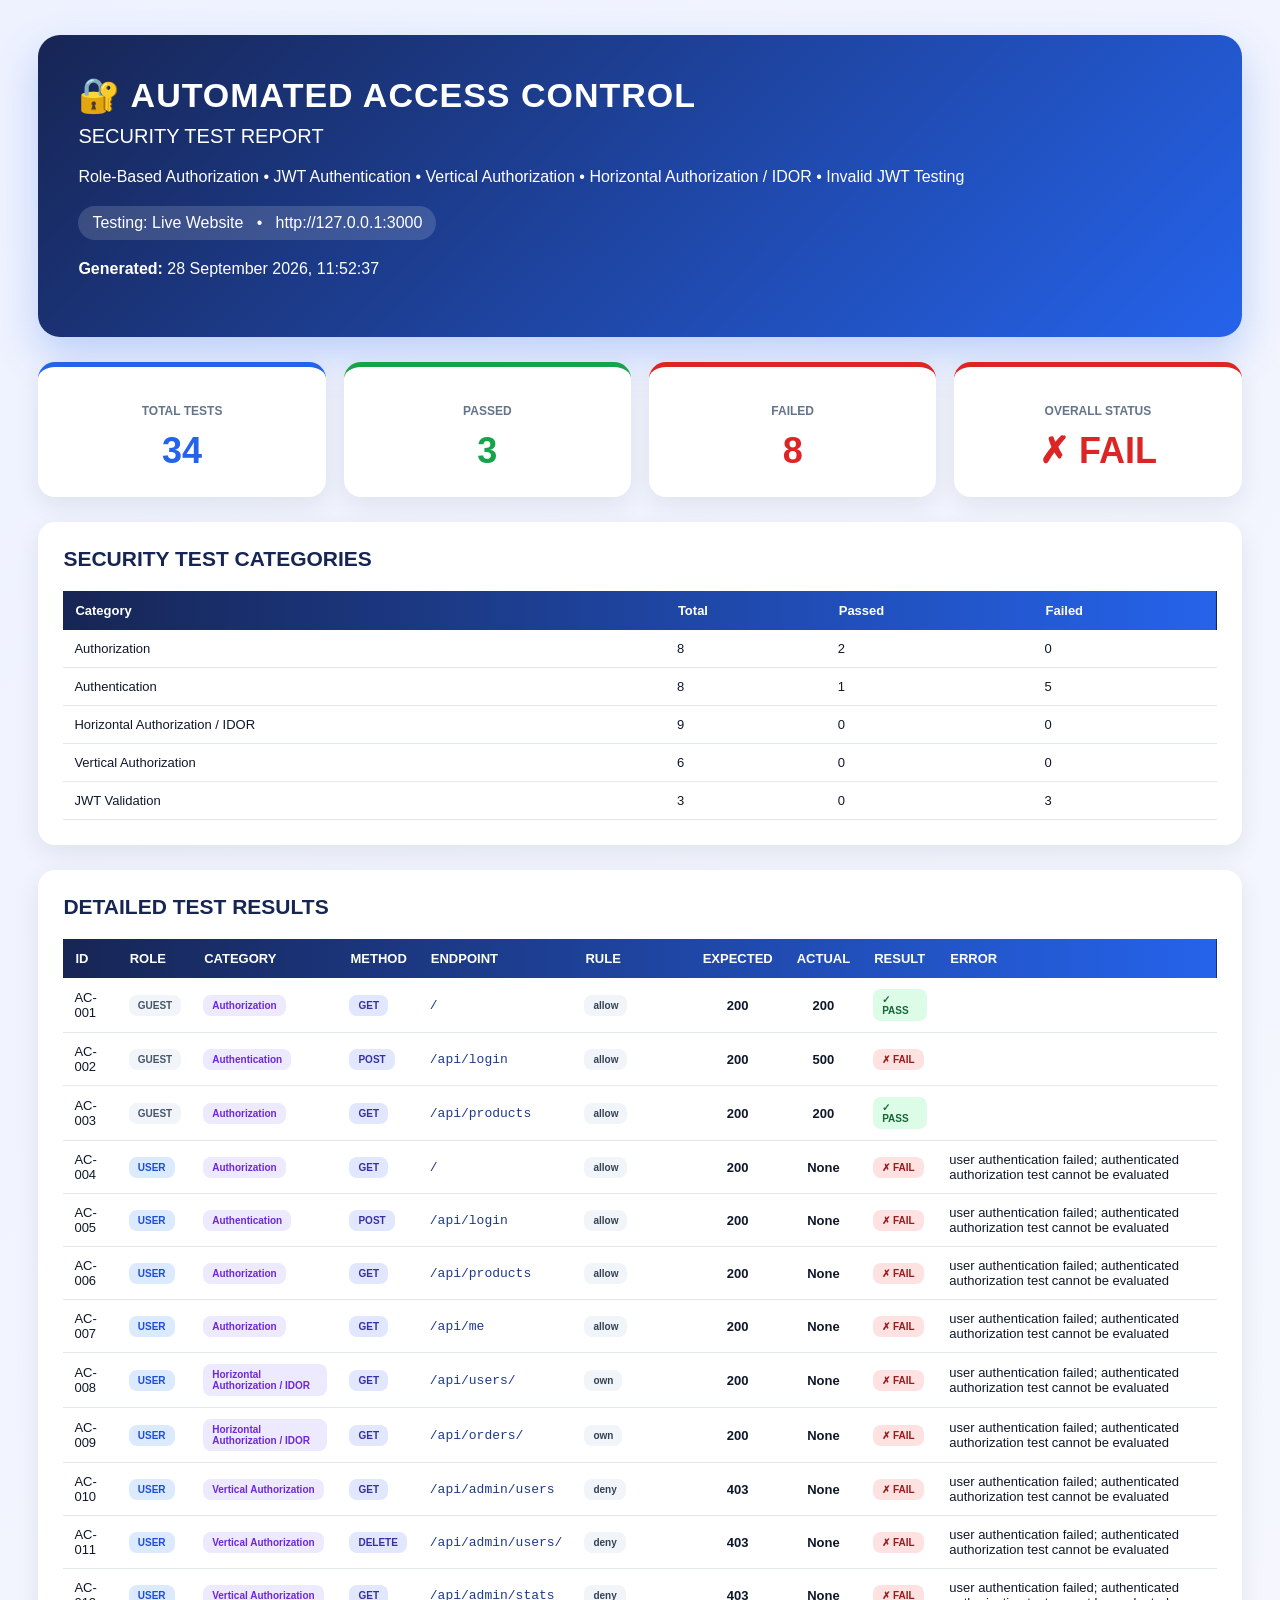
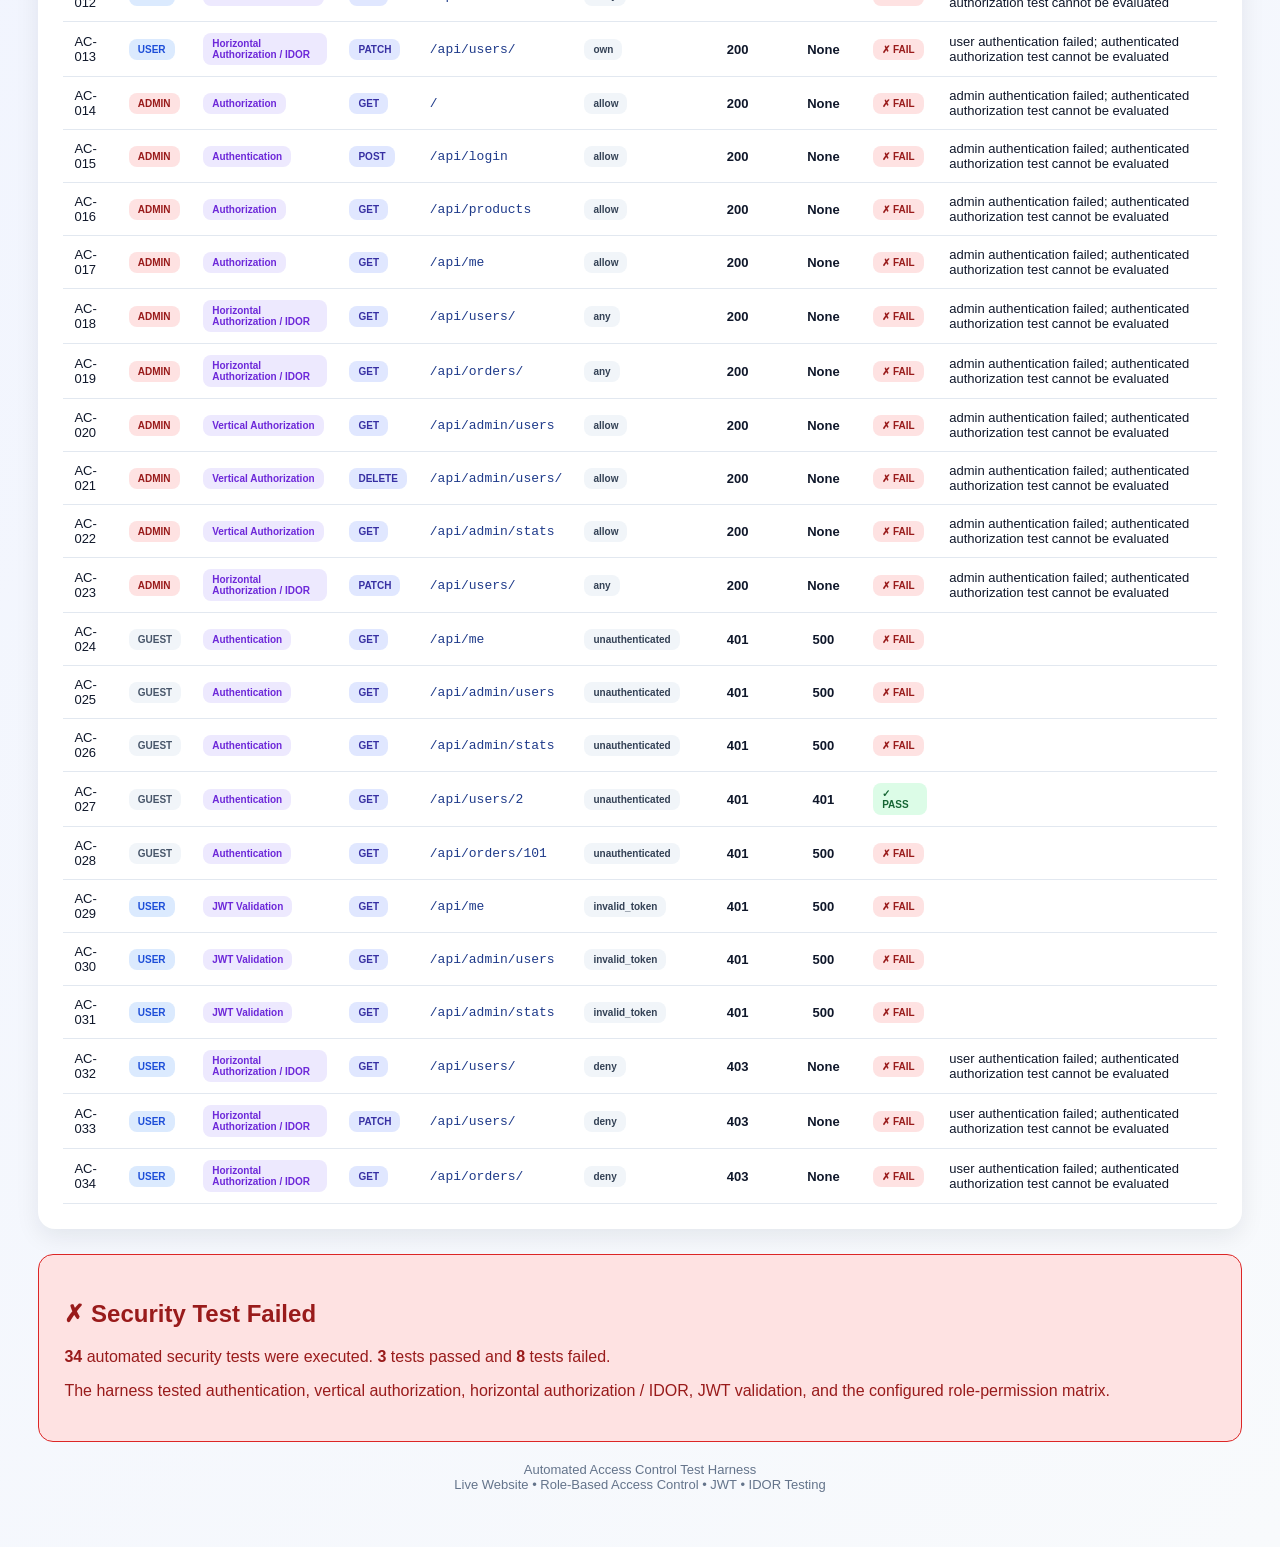
<file: reports/live-website_access_control_report.html>
<!DOCTYPE html>

<html lang="en">

<head>

<meta charset="UTF-8">

<meta name="viewport"
      content="width=device-width, initial-scale=1.0">

<title>
Access Control Security Report
</title>

<style>

* {
    box-sizing: border-box;
}

body {

    margin: 0;

    font-family:
        Arial,
        Helvetica,
        sans-serif;

    background:
        linear-gradient(
            135deg,
            #eef2ff,
            #f8fafc
        );

    color: #0F172A;
}

.container {

    width: 94%;

    max-width: 1500px;

    margin: 35px auto;
}

.header {

    background:
        linear-gradient(
            135deg,
            #172554,
            #2563EB
        );

    color: white;

    padding: 40px;

    border-radius: 22px;

    box-shadow:
        0 18px 40px
        rgba(37, 99, 235, 0.25);

    margin-bottom: 25px;
}

.header h1 {

    margin: 0;

    font-size: 34px;

    letter-spacing: 1px;
}

.header h2 {

    margin: 10px 0;

    font-size: 20px;

    font-weight: normal;
}

.header p {

    line-height: 1.6;
}

.target-badge {

    display: inline-block;

    padding: 8px 14px;

    background:
        rgba(255,255,255,0.15);

    border-radius: 20px;
}

.summary {

    display: grid;

    grid-template-columns:
        repeat(4, 1fr);

    gap: 18px;

    margin-bottom: 25px;
}

.card {

    background: white;

    padding: 25px;

    border-radius: 17px;

    box-shadow:
        0 8px 25px
        rgba(15, 23, 42, 0.08);

    text-align: center;

    border-top: 5px solid #2563EB;
}

.card.passed {
    border-top-color: #16A34A;
}

.card.failed {
    border-top-color: #DC2626;
}

.card.overall {
    border-top-color:
        #DC2626;
}

.card h3 {

    font-size: 12px;

    color: #64748B;
}

.number {

    font-size: 36px;

    font-weight: bold;
}

.blue {
    color: #2563EB;
}

.green {
    color: #16A34A;
}

.red {
    color: #DC2626;
}

.section {

    background: white;

    border-radius: 17px;

    padding: 25px;

    margin-bottom: 25px;

    box-shadow:
        0 8px 25px
        rgba(15, 23, 42, 0.08);
}

.section-title {

    font-size: 21px;

    font-weight: bold;

    color: #172554;

    margin-bottom: 20px;
}

table {

    width: 100%;

    border-collapse: collapse;

    font-size: 13px;
}

thead {

    background:
        linear-gradient(
            90deg,
            #172554,
            #2563EB
        );

    color: white;
}

th {

    padding: 12px;

    text-align: left;
}

td {

    padding: 11px;

    border-bottom:
        1px solid #e2e8f0;
}

tbody tr:hover {

    background: #EFF6FF;
}

.endpoint {

    font-family:
        "Courier New",
        monospace;

    color: #1e3a8a;
}

.code {

    text-align: center;

    font-weight: bold;
}

.role,
.category,
.method,
.rule,
.result {

    display: inline-block;

    padding: 5px 9px;

    border-radius: 8px;

    font-size: 10px;

    font-weight: bold;
}

.role.admin {

    background: #fee2e2;

    color: #991b1b;
}

.role.user {

    background: #dbeafe;

    color: #1d4ed8;
}

.role.guest {

    background: #f1f5f9;

    color: #475569;
}

.category {

    background: #ede9fe;

    color: #6d28d9;
}

.method {

    background: #e0e7ff;

    color: #3730a3;
}

.rule {

    background: #f1f5f9;

    color: #334155;
}

.result.pass {

    background: #DCFCE7;

    color: #166534;
}

.result.fail {

    background: #FEE2E2;

    color: #991b1b;
}

.conclusion {

    padding: 25px;

    border-radius: 15px;

    background:
        #FEE2E2;

    border:
        1px solid
        #DC2626;

    color:
        #991B1B;
}

.footer {

    text-align: center;

    color: #64748B;

    font-size: 13px;

    padding: 20px;
}

@media (max-width: 1000px) {

    .summary {

        grid-template-columns:
            repeat(2, 1fr);
    }

}

@media (max-width: 600px) {

    .summary {

        grid-template-columns:
            1fr;
    }

}

</style>

</head>

<body>

<div class="container">

<div class="header">

<h1>
🔐 AUTOMATED ACCESS CONTROL
</h1>

<h2>
SECURITY TEST REPORT
</h2>

<p>
Role-Based Authorization
• JWT Authentication
• Vertical Authorization
• Horizontal Authorization / IDOR
• Invalid JWT Testing
</p>

<div class="target-badge">

Testing:
Live Website

&nbsp; • &nbsp;

http://127.0.0.1:3000

</div>

<p>
<strong>Generated:</strong>
28 September 2026, 11:52:37
</p>

</div>


<div class="summary">

<div class="card">

<h3>TOTAL TESTS</h3>

<div class="number blue">
34
</div>

</div>

<div class="card passed">

<h3>PASSED</h3>

<div class="number green">
3
</div>

</div>

<div class="card failed">

<h3>FAILED</h3>

<div class="number red">
8
</div>

</div>

<div class="card overall">

<h3>OVERALL STATUS</h3>

<div class="number
red">

✗ FAIL

</div>

</div>

</div>


<div class="section">

<div class="section-title">
SECURITY TEST CATEGORIES
</div>

<table>

<thead>

<tr>

<th>Category</th>
<th>Total</th>
<th>Passed</th>
<th>Failed</th>

</tr>

</thead>

<tbody>


        <tr>
            <td>Authorization</td>
            <td>8</td>
            <td>2</td>
            <td>0</td>
        </tr>
        
        <tr>
            <td>Authentication</td>
            <td>8</td>
            <td>1</td>
            <td>5</td>
        </tr>
        
        <tr>
            <td>Horizontal Authorization / IDOR</td>
            <td>9</td>
            <td>0</td>
            <td>0</td>
        </tr>
        
        <tr>
            <td>Vertical Authorization</td>
            <td>6</td>
            <td>0</td>
            <td>0</td>
        </tr>
        
        <tr>
            <td>JWT Validation</td>
            <td>3</td>
            <td>0</td>
            <td>3</td>
        </tr>
        

</tbody>

</table>

</div>


<div class="section">

<div class="section-title">
DETAILED TEST RESULTS
</div>

<div style="overflow-x:auto">

<table>

<thead>

<tr>

<th>ID</th>
<th>ROLE</th>
<th>CATEGORY</th>
<th>METHOD</th>
<th>ENDPOINT</th>
<th>RULE</th>
<th>EXPECTED</th>
<th>ACTUAL</th>
<th>RESULT</th>
<th>ERROR</th>

</tr>

</thead>

<tbody>


        <tr>

            <td>
                AC-001
            </td>

            <td>
                <span class="role guest">
                    GUEST
                </span>
            </td>

            <td>
                <span class="category">
                    Authorization
                </span>
            </td>

            <td>
                <span class="method">
                    GET
                </span>
            </td>

            <td class="endpoint">
                /
            </td>

            <td>
                <span class="rule">
                    allow
                </span>
            </td>

            <td class="code">
                200
            </td>

            <td class="code">
                200
            </td>

            <td>
                <span class="result pass">
                    ✓ PASS
                </span>
            </td>

            <td>
                
            </td>

        </tr>
        
        <tr>

            <td>
                AC-002
            </td>

            <td>
                <span class="role guest">
                    GUEST
                </span>
            </td>

            <td>
                <span class="category">
                    Authentication
                </span>
            </td>

            <td>
                <span class="method">
                    POST
                </span>
            </td>

            <td class="endpoint">
                /api/login
            </td>

            <td>
                <span class="rule">
                    allow
                </span>
            </td>

            <td class="code">
                200
            </td>

            <td class="code">
                500
            </td>

            <td>
                <span class="result fail">
                    ✗ FAIL
                </span>
            </td>

            <td>
                
            </td>

        </tr>
        
        <tr>

            <td>
                AC-003
            </td>

            <td>
                <span class="role guest">
                    GUEST
                </span>
            </td>

            <td>
                <span class="category">
                    Authorization
                </span>
            </td>

            <td>
                <span class="method">
                    GET
                </span>
            </td>

            <td class="endpoint">
                /api/products
            </td>

            <td>
                <span class="rule">
                    allow
                </span>
            </td>

            <td class="code">
                200
            </td>

            <td class="code">
                200
            </td>

            <td>
                <span class="result pass">
                    ✓ PASS
                </span>
            </td>

            <td>
                
            </td>

        </tr>
        
        <tr>

            <td>
                AC-004
            </td>

            <td>
                <span class="role user">
                    USER
                </span>
            </td>

            <td>
                <span class="category">
                    Authorization
                </span>
            </td>

            <td>
                <span class="method">
                    GET
                </span>
            </td>

            <td class="endpoint">
                /
            </td>

            <td>
                <span class="rule">
                    allow
                </span>
            </td>

            <td class="code">
                200
            </td>

            <td class="code">
                None
            </td>

            <td>
                <span class="result fail">
                    ✗ FAIL
                </span>
            </td>

            <td>
                user authentication failed; authenticated authorization test cannot be evaluated
            </td>

        </tr>
        
        <tr>

            <td>
                AC-005
            </td>

            <td>
                <span class="role user">
                    USER
                </span>
            </td>

            <td>
                <span class="category">
                    Authentication
                </span>
            </td>

            <td>
                <span class="method">
                    POST
                </span>
            </td>

            <td class="endpoint">
                /api/login
            </td>

            <td>
                <span class="rule">
                    allow
                </span>
            </td>

            <td class="code">
                200
            </td>

            <td class="code">
                None
            </td>

            <td>
                <span class="result fail">
                    ✗ FAIL
                </span>
            </td>

            <td>
                user authentication failed; authenticated authorization test cannot be evaluated
            </td>

        </tr>
        
        <tr>

            <td>
                AC-006
            </td>

            <td>
                <span class="role user">
                    USER
                </span>
            </td>

            <td>
                <span class="category">
                    Authorization
                </span>
            </td>

            <td>
                <span class="method">
                    GET
                </span>
            </td>

            <td class="endpoint">
                /api/products
            </td>

            <td>
                <span class="rule">
                    allow
                </span>
            </td>

            <td class="code">
                200
            </td>

            <td class="code">
                None
            </td>

            <td>
                <span class="result fail">
                    ✗ FAIL
                </span>
            </td>

            <td>
                user authentication failed; authenticated authorization test cannot be evaluated
            </td>

        </tr>
        
        <tr>

            <td>
                AC-007
            </td>

            <td>
                <span class="role user">
                    USER
                </span>
            </td>

            <td>
                <span class="category">
                    Authorization
                </span>
            </td>

            <td>
                <span class="method">
                    GET
                </span>
            </td>

            <td class="endpoint">
                /api/me
            </td>

            <td>
                <span class="rule">
                    allow
                </span>
            </td>

            <td class="code">
                200
            </td>

            <td class="code">
                None
            </td>

            <td>
                <span class="result fail">
                    ✗ FAIL
                </span>
            </td>

            <td>
                user authentication failed; authenticated authorization test cannot be evaluated
            </td>

        </tr>
        
        <tr>

            <td>
                AC-008
            </td>

            <td>
                <span class="role user">
                    USER
                </span>
            </td>

            <td>
                <span class="category">
                    Horizontal Authorization / IDOR
                </span>
            </td>

            <td>
                <span class="method">
                    GET
                </span>
            </td>

            <td class="endpoint">
                /api/users/
            </td>

            <td>
                <span class="rule">
                    own
                </span>
            </td>

            <td class="code">
                200
            </td>

            <td class="code">
                None
            </td>

            <td>
                <span class="result fail">
                    ✗ FAIL
                </span>
            </td>

            <td>
                user authentication failed; authenticated authorization test cannot be evaluated
            </td>

        </tr>
        
        <tr>

            <td>
                AC-009
            </td>

            <td>
                <span class="role user">
                    USER
                </span>
            </td>

            <td>
                <span class="category">
                    Horizontal Authorization / IDOR
                </span>
            </td>

            <td>
                <span class="method">
                    GET
                </span>
            </td>

            <td class="endpoint">
                /api/orders/
            </td>

            <td>
                <span class="rule">
                    own
                </span>
            </td>

            <td class="code">
                200
            </td>

            <td class="code">
                None
            </td>

            <td>
                <span class="result fail">
                    ✗ FAIL
                </span>
            </td>

            <td>
                user authentication failed; authenticated authorization test cannot be evaluated
            </td>

        </tr>
        
        <tr>

            <td>
                AC-010
            </td>

            <td>
                <span class="role user">
                    USER
                </span>
            </td>

            <td>
                <span class="category">
                    Vertical Authorization
                </span>
            </td>

            <td>
                <span class="method">
                    GET
                </span>
            </td>

            <td class="endpoint">
                /api/admin/users
            </td>

            <td>
                <span class="rule">
                    deny
                </span>
            </td>

            <td class="code">
                403
            </td>

            <td class="code">
                None
            </td>

            <td>
                <span class="result fail">
                    ✗ FAIL
                </span>
            </td>

            <td>
                user authentication failed; authenticated authorization test cannot be evaluated
            </td>

        </tr>
        
        <tr>

            <td>
                AC-011
            </td>

            <td>
                <span class="role user">
                    USER
                </span>
            </td>

            <td>
                <span class="category">
                    Vertical Authorization
                </span>
            </td>

            <td>
                <span class="method">
                    DELETE
                </span>
            </td>

            <td class="endpoint">
                /api/admin/users/
            </td>

            <td>
                <span class="rule">
                    deny
                </span>
            </td>

            <td class="code">
                403
            </td>

            <td class="code">
                None
            </td>

            <td>
                <span class="result fail">
                    ✗ FAIL
                </span>
            </td>

            <td>
                user authentication failed; authenticated authorization test cannot be evaluated
            </td>

        </tr>
        
        <tr>

            <td>
                AC-012
            </td>

            <td>
                <span class="role user">
                    USER
                </span>
            </td>

            <td>
                <span class="category">
                    Vertical Authorization
                </span>
            </td>

            <td>
                <span class="method">
                    GET
                </span>
            </td>

            <td class="endpoint">
                /api/admin/stats
            </td>

            <td>
                <span class="rule">
                    deny
                </span>
            </td>

            <td class="code">
                403
            </td>

            <td class="code">
                None
            </td>

            <td>
                <span class="result fail">
                    ✗ FAIL
                </span>
            </td>

            <td>
                user authentication failed; authenticated authorization test cannot be evaluated
            </td>

        </tr>
        
        <tr>

            <td>
                AC-013
            </td>

            <td>
                <span class="role user">
                    USER
                </span>
            </td>

            <td>
                <span class="category">
                    Horizontal Authorization / IDOR
                </span>
            </td>

            <td>
                <span class="method">
                    PATCH
                </span>
            </td>

            <td class="endpoint">
                /api/users/
            </td>

            <td>
                <span class="rule">
                    own
                </span>
            </td>

            <td class="code">
                200
            </td>

            <td class="code">
                None
            </td>

            <td>
                <span class="result fail">
                    ✗ FAIL
                </span>
            </td>

            <td>
                user authentication failed; authenticated authorization test cannot be evaluated
            </td>

        </tr>
        
        <tr>

            <td>
                AC-014
            </td>

            <td>
                <span class="role admin">
                    ADMIN
                </span>
            </td>

            <td>
                <span class="category">
                    Authorization
                </span>
            </td>

            <td>
                <span class="method">
                    GET
                </span>
            </td>

            <td class="endpoint">
                /
            </td>

            <td>
                <span class="rule">
                    allow
                </span>
            </td>

            <td class="code">
                200
            </td>

            <td class="code">
                None
            </td>

            <td>
                <span class="result fail">
                    ✗ FAIL
                </span>
            </td>

            <td>
                admin authentication failed; authenticated authorization test cannot be evaluated
            </td>

        </tr>
        
        <tr>

            <td>
                AC-015
            </td>

            <td>
                <span class="role admin">
                    ADMIN
                </span>
            </td>

            <td>
                <span class="category">
                    Authentication
                </span>
            </td>

            <td>
                <span class="method">
                    POST
                </span>
            </td>

            <td class="endpoint">
                /api/login
            </td>

            <td>
                <span class="rule">
                    allow
                </span>
            </td>

            <td class="code">
                200
            </td>

            <td class="code">
                None
            </td>

            <td>
                <span class="result fail">
                    ✗ FAIL
                </span>
            </td>

            <td>
                admin authentication failed; authenticated authorization test cannot be evaluated
            </td>

        </tr>
        
        <tr>

            <td>
                AC-016
            </td>

            <td>
                <span class="role admin">
                    ADMIN
                </span>
            </td>

            <td>
                <span class="category">
                    Authorization
                </span>
            </td>

            <td>
                <span class="method">
                    GET
                </span>
            </td>

            <td class="endpoint">
                /api/products
            </td>

            <td>
                <span class="rule">
                    allow
                </span>
            </td>

            <td class="code">
                200
            </td>

            <td class="code">
                None
            </td>

            <td>
                <span class="result fail">
                    ✗ FAIL
                </span>
            </td>

            <td>
                admin authentication failed; authenticated authorization test cannot be evaluated
            </td>

        </tr>
        
        <tr>

            <td>
                AC-017
            </td>

            <td>
                <span class="role admin">
                    ADMIN
                </span>
            </td>

            <td>
                <span class="category">
                    Authorization
                </span>
            </td>

            <td>
                <span class="method">
                    GET
                </span>
            </td>

            <td class="endpoint">
                /api/me
            </td>

            <td>
                <span class="rule">
                    allow
                </span>
            </td>

            <td class="code">
                200
            </td>

            <td class="code">
                None
            </td>

            <td>
                <span class="result fail">
                    ✗ FAIL
                </span>
            </td>

            <td>
                admin authentication failed; authenticated authorization test cannot be evaluated
            </td>

        </tr>
        
        <tr>

            <td>
                AC-018
            </td>

            <td>
                <span class="role admin">
                    ADMIN
                </span>
            </td>

            <td>
                <span class="category">
                    Horizontal Authorization / IDOR
                </span>
            </td>

            <td>
                <span class="method">
                    GET
                </span>
            </td>

            <td class="endpoint">
                /api/users/
            </td>

            <td>
                <span class="rule">
                    any
                </span>
            </td>

            <td class="code">
                200
            </td>

            <td class="code">
                None
            </td>

            <td>
                <span class="result fail">
                    ✗ FAIL
                </span>
            </td>

            <td>
                admin authentication failed; authenticated authorization test cannot be evaluated
            </td>

        </tr>
        
        <tr>

            <td>
                AC-019
            </td>

            <td>
                <span class="role admin">
                    ADMIN
                </span>
            </td>

            <td>
                <span class="category">
                    Horizontal Authorization / IDOR
                </span>
            </td>

            <td>
                <span class="method">
                    GET
                </span>
            </td>

            <td class="endpoint">
                /api/orders/
            </td>

            <td>
                <span class="rule">
                    any
                </span>
            </td>

            <td class="code">
                200
            </td>

            <td class="code">
                None
            </td>

            <td>
                <span class="result fail">
                    ✗ FAIL
                </span>
            </td>

            <td>
                admin authentication failed; authenticated authorization test cannot be evaluated
            </td>

        </tr>
        
        <tr>

            <td>
                AC-020
            </td>

            <td>
                <span class="role admin">
                    ADMIN
                </span>
            </td>

            <td>
                <span class="category">
                    Vertical Authorization
                </span>
            </td>

            <td>
                <span class="method">
                    GET
                </span>
            </td>

            <td class="endpoint">
                /api/admin/users
            </td>

            <td>
                <span class="rule">
                    allow
                </span>
            </td>

            <td class="code">
                200
            </td>

            <td class="code">
                None
            </td>

            <td>
                <span class="result fail">
                    ✗ FAIL
                </span>
            </td>

            <td>
                admin authentication failed; authenticated authorization test cannot be evaluated
            </td>

        </tr>
        
        <tr>

            <td>
                AC-021
            </td>

            <td>
                <span class="role admin">
                    ADMIN
                </span>
            </td>

            <td>
                <span class="category">
                    Vertical Authorization
                </span>
            </td>

            <td>
                <span class="method">
                    DELETE
                </span>
            </td>

            <td class="endpoint">
                /api/admin/users/
            </td>

            <td>
                <span class="rule">
                    allow
                </span>
            </td>

            <td class="code">
                200
            </td>

            <td class="code">
                None
            </td>

            <td>
                <span class="result fail">
                    ✗ FAIL
                </span>
            </td>

            <td>
                admin authentication failed; authenticated authorization test cannot be evaluated
            </td>

        </tr>
        
        <tr>

            <td>
                AC-022
            </td>

            <td>
                <span class="role admin">
                    ADMIN
                </span>
            </td>

            <td>
                <span class="category">
                    Vertical Authorization
                </span>
            </td>

            <td>
                <span class="method">
                    GET
                </span>
            </td>

            <td class="endpoint">
                /api/admin/stats
            </td>

            <td>
                <span class="rule">
                    allow
                </span>
            </td>

            <td class="code">
                200
            </td>

            <td class="code">
                None
            </td>

            <td>
                <span class="result fail">
                    ✗ FAIL
                </span>
            </td>

            <td>
                admin authentication failed; authenticated authorization test cannot be evaluated
            </td>

        </tr>
        
        <tr>

            <td>
                AC-023
            </td>

            <td>
                <span class="role admin">
                    ADMIN
                </span>
            </td>

            <td>
                <span class="category">
                    Horizontal Authorization / IDOR
                </span>
            </td>

            <td>
                <span class="method">
                    PATCH
                </span>
            </td>

            <td class="endpoint">
                /api/users/
            </td>

            <td>
                <span class="rule">
                    any
                </span>
            </td>

            <td class="code">
                200
            </td>

            <td class="code">
                None
            </td>

            <td>
                <span class="result fail">
                    ✗ FAIL
                </span>
            </td>

            <td>
                admin authentication failed; authenticated authorization test cannot be evaluated
            </td>

        </tr>
        
        <tr>

            <td>
                AC-024
            </td>

            <td>
                <span class="role guest">
                    GUEST
                </span>
            </td>

            <td>
                <span class="category">
                    Authentication
                </span>
            </td>

            <td>
                <span class="method">
                    GET
                </span>
            </td>

            <td class="endpoint">
                /api/me
            </td>

            <td>
                <span class="rule">
                    unauthenticated
                </span>
            </td>

            <td class="code">
                401
            </td>

            <td class="code">
                500
            </td>

            <td>
                <span class="result fail">
                    ✗ FAIL
                </span>
            </td>

            <td>
                
            </td>

        </tr>
        
        <tr>

            <td>
                AC-025
            </td>

            <td>
                <span class="role guest">
                    GUEST
                </span>
            </td>

            <td>
                <span class="category">
                    Authentication
                </span>
            </td>

            <td>
                <span class="method">
                    GET
                </span>
            </td>

            <td class="endpoint">
                /api/admin/users
            </td>

            <td>
                <span class="rule">
                    unauthenticated
                </span>
            </td>

            <td class="code">
                401
            </td>

            <td class="code">
                500
            </td>

            <td>
                <span class="result fail">
                    ✗ FAIL
                </span>
            </td>

            <td>
                
            </td>

        </tr>
        
        <tr>

            <td>
                AC-026
            </td>

            <td>
                <span class="role guest">
                    GUEST
                </span>
            </td>

            <td>
                <span class="category">
                    Authentication
                </span>
            </td>

            <td>
                <span class="method">
                    GET
                </span>
            </td>

            <td class="endpoint">
                /api/admin/stats
            </td>

            <td>
                <span class="rule">
                    unauthenticated
                </span>
            </td>

            <td class="code">
                401
            </td>

            <td class="code">
                500
            </td>

            <td>
                <span class="result fail">
                    ✗ FAIL
                </span>
            </td>

            <td>
                
            </td>

        </tr>
        
        <tr>

            <td>
                AC-027
            </td>

            <td>
                <span class="role guest">
                    GUEST
                </span>
            </td>

            <td>
                <span class="category">
                    Authentication
                </span>
            </td>

            <td>
                <span class="method">
                    GET
                </span>
            </td>

            <td class="endpoint">
                /api/users/2
            </td>

            <td>
                <span class="rule">
                    unauthenticated
                </span>
            </td>

            <td class="code">
                401
            </td>

            <td class="code">
                401
            </td>

            <td>
                <span class="result pass">
                    ✓ PASS
                </span>
            </td>

            <td>
                
            </td>

        </tr>
        
        <tr>

            <td>
                AC-028
            </td>

            <td>
                <span class="role guest">
                    GUEST
                </span>
            </td>

            <td>
                <span class="category">
                    Authentication
                </span>
            </td>

            <td>
                <span class="method">
                    GET
                </span>
            </td>

            <td class="endpoint">
                /api/orders/101
            </td>

            <td>
                <span class="rule">
                    unauthenticated
                </span>
            </td>

            <td class="code">
                401
            </td>

            <td class="code">
                500
            </td>

            <td>
                <span class="result fail">
                    ✗ FAIL
                </span>
            </td>

            <td>
                
            </td>

        </tr>
        
        <tr>

            <td>
                AC-029
            </td>

            <td>
                <span class="role user">
                    USER
                </span>
            </td>

            <td>
                <span class="category">
                    JWT Validation
                </span>
            </td>

            <td>
                <span class="method">
                    GET
                </span>
            </td>

            <td class="endpoint">
                /api/me
            </td>

            <td>
                <span class="rule">
                    invalid_token
                </span>
            </td>

            <td class="code">
                401
            </td>

            <td class="code">
                500
            </td>

            <td>
                <span class="result fail">
                    ✗ FAIL
                </span>
            </td>

            <td>
                
            </td>

        </tr>
        
        <tr>

            <td>
                AC-030
            </td>

            <td>
                <span class="role user">
                    USER
                </span>
            </td>

            <td>
                <span class="category">
                    JWT Validation
                </span>
            </td>

            <td>
                <span class="method">
                    GET
                </span>
            </td>

            <td class="endpoint">
                /api/admin/users
            </td>

            <td>
                <span class="rule">
                    invalid_token
                </span>
            </td>

            <td class="code">
                401
            </td>

            <td class="code">
                500
            </td>

            <td>
                <span class="result fail">
                    ✗ FAIL
                </span>
            </td>

            <td>
                
            </td>

        </tr>
        
        <tr>

            <td>
                AC-031
            </td>

            <td>
                <span class="role user">
                    USER
                </span>
            </td>

            <td>
                <span class="category">
                    JWT Validation
                </span>
            </td>

            <td>
                <span class="method">
                    GET
                </span>
            </td>

            <td class="endpoint">
                /api/admin/stats
            </td>

            <td>
                <span class="rule">
                    invalid_token
                </span>
            </td>

            <td class="code">
                401
            </td>

            <td class="code">
                500
            </td>

            <td>
                <span class="result fail">
                    ✗ FAIL
                </span>
            </td>

            <td>
                
            </td>

        </tr>
        
        <tr>

            <td>
                AC-032
            </td>

            <td>
                <span class="role user">
                    USER
                </span>
            </td>

            <td>
                <span class="category">
                    Horizontal Authorization / IDOR
                </span>
            </td>

            <td>
                <span class="method">
                    GET
                </span>
            </td>

            <td class="endpoint">
                /api/users/
            </td>

            <td>
                <span class="rule">
                    deny
                </span>
            </td>

            <td class="code">
                403
            </td>

            <td class="code">
                None
            </td>

            <td>
                <span class="result fail">
                    ✗ FAIL
                </span>
            </td>

            <td>
                user authentication failed; authenticated authorization test cannot be evaluated
            </td>

        </tr>
        
        <tr>

            <td>
                AC-033
            </td>

            <td>
                <span class="role user">
                    USER
                </span>
            </td>

            <td>
                <span class="category">
                    Horizontal Authorization / IDOR
                </span>
            </td>

            <td>
                <span class="method">
                    PATCH
                </span>
            </td>

            <td class="endpoint">
                /api/users/
            </td>

            <td>
                <span class="rule">
                    deny
                </span>
            </td>

            <td class="code">
                403
            </td>

            <td class="code">
                None
            </td>

            <td>
                <span class="result fail">
                    ✗ FAIL
                </span>
            </td>

            <td>
                user authentication failed; authenticated authorization test cannot be evaluated
            </td>

        </tr>
        
        <tr>

            <td>
                AC-034
            </td>

            <td>
                <span class="role user">
                    USER
                </span>
            </td>

            <td>
                <span class="category">
                    Horizontal Authorization / IDOR
                </span>
            </td>

            <td>
                <span class="method">
                    GET
                </span>
            </td>

            <td class="endpoint">
                /api/orders/
            </td>

            <td>
                <span class="rule">
                    deny
                </span>
            </td>

            <td class="code">
                403
            </td>

            <td class="code">
                None
            </td>

            <td>
                <span class="result fail">
                    ✗ FAIL
                </span>
            </td>

            <td>
                user authentication failed; authenticated authorization test cannot be evaluated
            </td>

        </tr>
        

</tbody>

</table>

</div>

</div>


<div class="conclusion">

<h2>

✗ Security Test Failed

</h2>

<p>

<strong>34</strong>
automated security tests were executed.

<strong>3</strong>
tests passed and

<strong>8</strong>
tests failed.

</p>

<p>

The harness tested authentication,
vertical authorization,
horizontal authorization / IDOR,
JWT validation, and the configured
role-permission matrix.

</p>

</div>


<div class="footer">

Automated Access Control Test Harness

<br>

Live Website
•
Role-Based Access Control
•
JWT
•
IDOR Testing

</div>

</div>

</body>

</html>
</file>
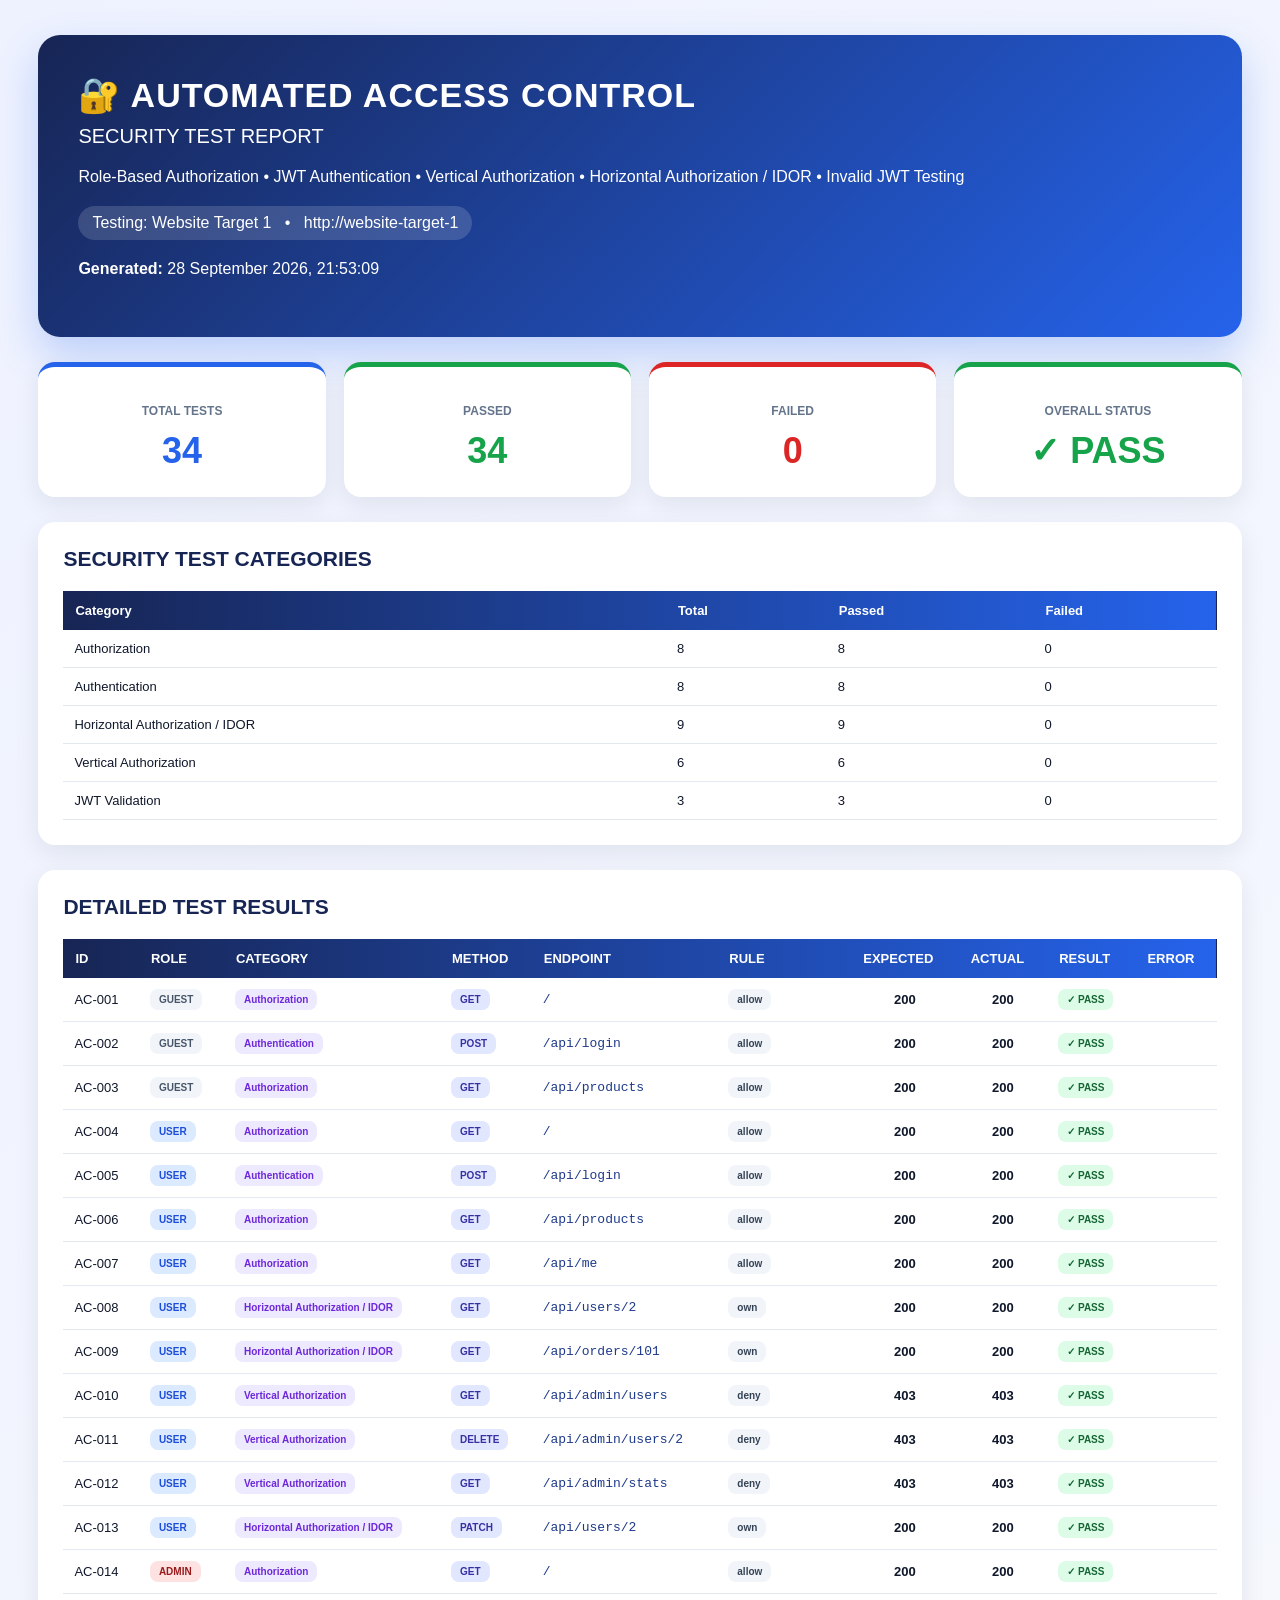
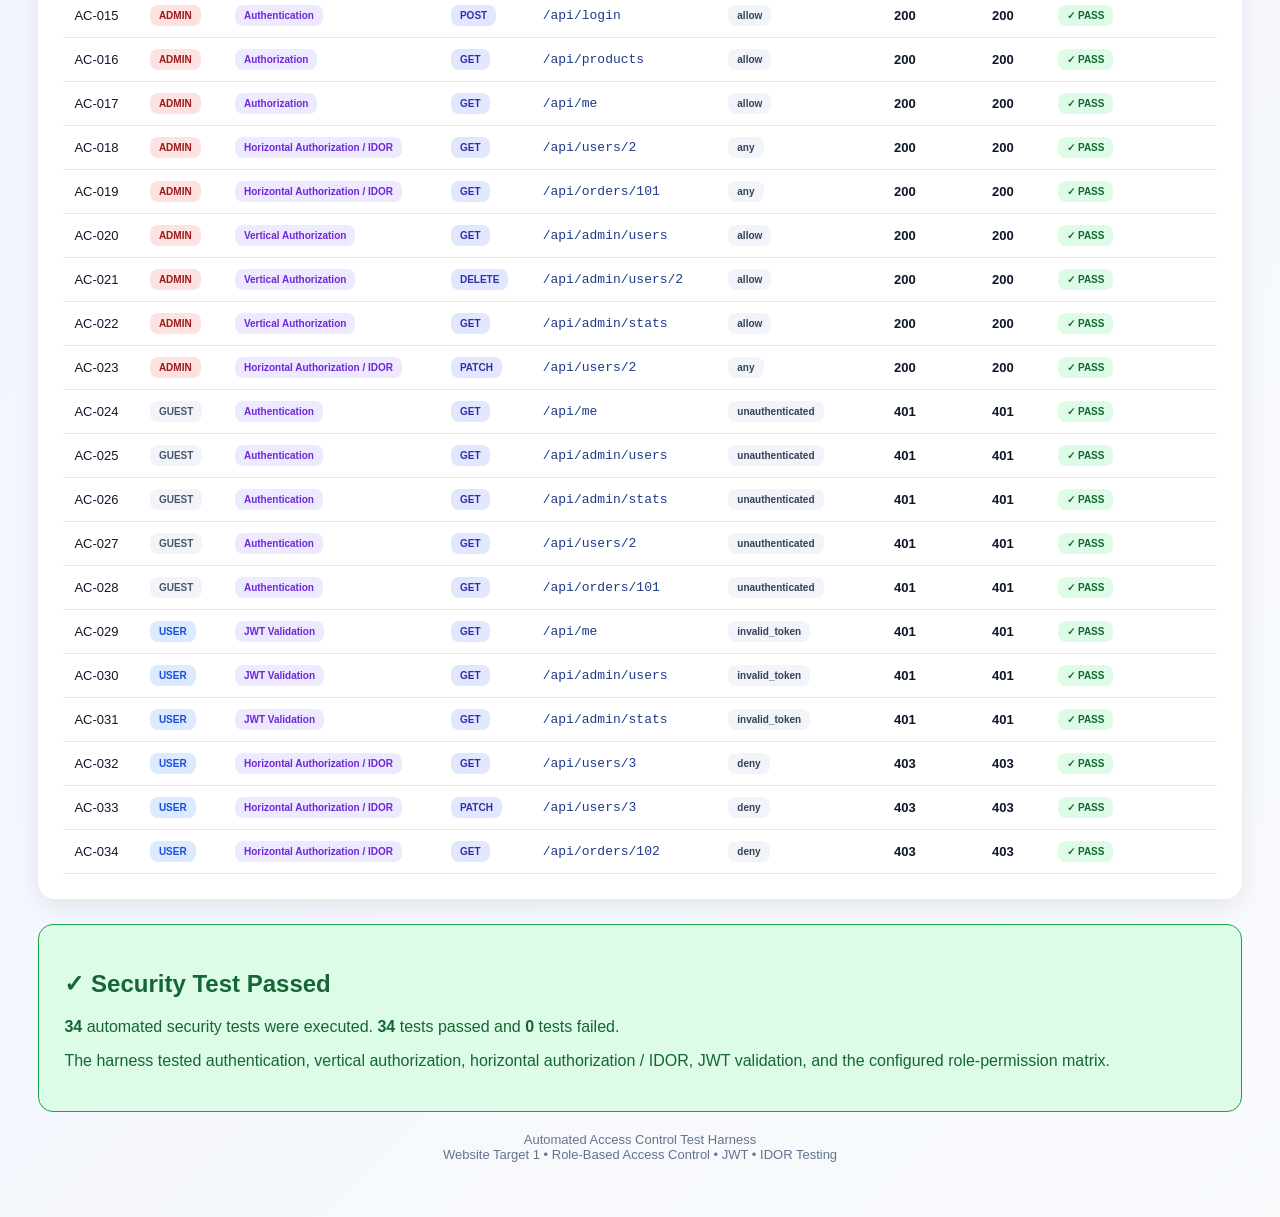
<file: reports/website-target-1_access_control_report.html>
<!DOCTYPE html>

<html lang="en">

<head>

<meta charset="UTF-8">

<meta name="viewport"
      content="width=device-width, initial-scale=1.0">

<title>
Access Control Security Report
</title>

<style>

* {
    box-sizing: border-box;
}

body {

    margin: 0;

    font-family:
        Arial,
        Helvetica,
        sans-serif;

    background:
        linear-gradient(
            135deg,
            #eef2ff,
            #f8fafc
        );

    color: #0F172A;
}

.container {

    width: 94%;

    max-width: 1500px;

    margin: 35px auto;
}

.header {

    background:
        linear-gradient(
            135deg,
            #172554,
            #2563EB
        );

    color: white;

    padding: 40px;

    border-radius: 22px;

    box-shadow:
        0 18px 40px
        rgba(37, 99, 235, 0.25);

    margin-bottom: 25px;
}

.header h1 {

    margin: 0;

    font-size: 34px;

    letter-spacing: 1px;
}

.header h2 {

    margin: 10px 0;

    font-size: 20px;

    font-weight: normal;
}

.header p {

    line-height: 1.6;
}

.target-badge {

    display: inline-block;

    padding: 8px 14px;

    background:
        rgba(255,255,255,0.15);

    border-radius: 20px;
}

.summary {

    display: grid;

    grid-template-columns:
        repeat(4, 1fr);

    gap: 18px;

    margin-bottom: 25px;
}

.card {

    background: white;

    padding: 25px;

    border-radius: 17px;

    box-shadow:
        0 8px 25px
        rgba(15, 23, 42, 0.08);

    text-align: center;

    border-top: 5px solid #2563EB;
}

.card.passed {
    border-top-color: #16A34A;
}

.card.failed {
    border-top-color: #DC2626;
}

.card.overall {
    border-top-color:
        #16A34A;
}

.card h3 {

    font-size: 12px;

    color: #64748B;
}

.number {

    font-size: 36px;

    font-weight: bold;
}

.blue {
    color: #2563EB;
}

.green {
    color: #16A34A;
}

.red {
    color: #DC2626;
}

.section {

    background: white;

    border-radius: 17px;

    padding: 25px;

    margin-bottom: 25px;

    box-shadow:
        0 8px 25px
        rgba(15, 23, 42, 0.08);
}

.section-title {

    font-size: 21px;

    font-weight: bold;

    color: #172554;

    margin-bottom: 20px;
}

table {

    width: 100%;

    border-collapse: collapse;

    font-size: 13px;
}

thead {

    background:
        linear-gradient(
            90deg,
            #172554,
            #2563EB
        );

    color: white;
}

th {

    padding: 12px;

    text-align: left;
}

td {

    padding: 11px;

    border-bottom:
        1px solid #e2e8f0;
}

tbody tr:hover {

    background: #EFF6FF;
}

.endpoint {

    font-family:
        "Courier New",
        monospace;

    color: #1e3a8a;
}

.code {

    text-align: center;

    font-weight: bold;
}

.role,
.category,
.method,
.rule,
.result {

    display: inline-block;

    padding: 5px 9px;

    border-radius: 8px;

    font-size: 10px;

    font-weight: bold;
}

.role.admin {

    background: #fee2e2;

    color: #991b1b;
}

.role.user {

    background: #dbeafe;

    color: #1d4ed8;
}

.role.guest {

    background: #f1f5f9;

    color: #475569;
}

.category {

    background: #ede9fe;

    color: #6d28d9;
}

.method {

    background: #e0e7ff;

    color: #3730a3;
}

.rule {

    background: #f1f5f9;

    color: #334155;
}

.result.pass {

    background: #DCFCE7;

    color: #166534;
}

.result.fail {

    background: #FEE2E2;

    color: #991b1b;
}

.conclusion {

    padding: 25px;

    border-radius: 15px;

    background:
        #DCFCE7;

    border:
        1px solid
        #16A34A;

    color:
        #166534;
}

.footer {

    text-align: center;

    color: #64748B;

    font-size: 13px;

    padding: 20px;
}

@media (max-width: 1000px) {

    .summary {

        grid-template-columns:
            repeat(2, 1fr);
    }

}

@media (max-width: 600px) {

    .summary {

        grid-template-columns:
            1fr;
    }

}

</style>

</head>

<body>

<div class="container">

<div class="header">

<h1>
🔐 AUTOMATED ACCESS CONTROL
</h1>

<h2>
SECURITY TEST REPORT
</h2>

<p>
Role-Based Authorization
• JWT Authentication
• Vertical Authorization
• Horizontal Authorization / IDOR
• Invalid JWT Testing
</p>

<div class="target-badge">

Testing:
Website Target 1

&nbsp; • &nbsp;

http://website-target-1

</div>

<p>
<strong>Generated:</strong>
28 September 2026, 21:53:09
</p>

</div>


<div class="summary">

<div class="card">

<h3>TOTAL TESTS</h3>

<div class="number blue">
34
</div>

</div>

<div class="card passed">

<h3>PASSED</h3>

<div class="number green">
34
</div>

</div>

<div class="card failed">

<h3>FAILED</h3>

<div class="number red">
0
</div>

</div>

<div class="card overall">

<h3>OVERALL STATUS</h3>

<div class="number
green">

✓ PASS

</div>

</div>

</div>


<div class="section">

<div class="section-title">
SECURITY TEST CATEGORIES
</div>

<table>

<thead>

<tr>

<th>Category</th>
<th>Total</th>
<th>Passed</th>
<th>Failed</th>

</tr>

</thead>

<tbody>


        <tr>
            <td>Authorization</td>
            <td>8</td>
            <td>8</td>
            <td>0</td>
        </tr>
        
        <tr>
            <td>Authentication</td>
            <td>8</td>
            <td>8</td>
            <td>0</td>
        </tr>
        
        <tr>
            <td>Horizontal Authorization / IDOR</td>
            <td>9</td>
            <td>9</td>
            <td>0</td>
        </tr>
        
        <tr>
            <td>Vertical Authorization</td>
            <td>6</td>
            <td>6</td>
            <td>0</td>
        </tr>
        
        <tr>
            <td>JWT Validation</td>
            <td>3</td>
            <td>3</td>
            <td>0</td>
        </tr>
        

</tbody>

</table>

</div>


<div class="section">

<div class="section-title">
DETAILED TEST RESULTS
</div>

<div style="overflow-x:auto">

<table>

<thead>

<tr>

<th>ID</th>
<th>ROLE</th>
<th>CATEGORY</th>
<th>METHOD</th>
<th>ENDPOINT</th>
<th>RULE</th>
<th>EXPECTED</th>
<th>ACTUAL</th>
<th>RESULT</th>
<th>ERROR</th>

</tr>

</thead>

<tbody>


        <tr>

            <td>
                AC-001
            </td>

            <td>
                <span class="role guest">
                    GUEST
                </span>
            </td>

            <td>
                <span class="category">
                    Authorization
                </span>
            </td>

            <td>
                <span class="method">
                    GET
                </span>
            </td>

            <td class="endpoint">
                /
            </td>

            <td>
                <span class="rule">
                    allow
                </span>
            </td>

            <td class="code">
                200
            </td>

            <td class="code">
                200
            </td>

            <td>
                <span class="result pass">
                    ✓ PASS
                </span>
            </td>

            <td>
                
            </td>

        </tr>
        
        <tr>

            <td>
                AC-002
            </td>

            <td>
                <span class="role guest">
                    GUEST
                </span>
            </td>

            <td>
                <span class="category">
                    Authentication
                </span>
            </td>

            <td>
                <span class="method">
                    POST
                </span>
            </td>

            <td class="endpoint">
                /api/login
            </td>

            <td>
                <span class="rule">
                    allow
                </span>
            </td>

            <td class="code">
                200
            </td>

            <td class="code">
                200
            </td>

            <td>
                <span class="result pass">
                    ✓ PASS
                </span>
            </td>

            <td>
                
            </td>

        </tr>
        
        <tr>

            <td>
                AC-003
            </td>

            <td>
                <span class="role guest">
                    GUEST
                </span>
            </td>

            <td>
                <span class="category">
                    Authorization
                </span>
            </td>

            <td>
                <span class="method">
                    GET
                </span>
            </td>

            <td class="endpoint">
                /api/products
            </td>

            <td>
                <span class="rule">
                    allow
                </span>
            </td>

            <td class="code">
                200
            </td>

            <td class="code">
                200
            </td>

            <td>
                <span class="result pass">
                    ✓ PASS
                </span>
            </td>

            <td>
                
            </td>

        </tr>
        
        <tr>

            <td>
                AC-004
            </td>

            <td>
                <span class="role user">
                    USER
                </span>
            </td>

            <td>
                <span class="category">
                    Authorization
                </span>
            </td>

            <td>
                <span class="method">
                    GET
                </span>
            </td>

            <td class="endpoint">
                /
            </td>

            <td>
                <span class="rule">
                    allow
                </span>
            </td>

            <td class="code">
                200
            </td>

            <td class="code">
                200
            </td>

            <td>
                <span class="result pass">
                    ✓ PASS
                </span>
            </td>

            <td>
                
            </td>

        </tr>
        
        <tr>

            <td>
                AC-005
            </td>

            <td>
                <span class="role user">
                    USER
                </span>
            </td>

            <td>
                <span class="category">
                    Authentication
                </span>
            </td>

            <td>
                <span class="method">
                    POST
                </span>
            </td>

            <td class="endpoint">
                /api/login
            </td>

            <td>
                <span class="rule">
                    allow
                </span>
            </td>

            <td class="code">
                200
            </td>

            <td class="code">
                200
            </td>

            <td>
                <span class="result pass">
                    ✓ PASS
                </span>
            </td>

            <td>
                
            </td>

        </tr>
        
        <tr>

            <td>
                AC-006
            </td>

            <td>
                <span class="role user">
                    USER
                </span>
            </td>

            <td>
                <span class="category">
                    Authorization
                </span>
            </td>

            <td>
                <span class="method">
                    GET
                </span>
            </td>

            <td class="endpoint">
                /api/products
            </td>

            <td>
                <span class="rule">
                    allow
                </span>
            </td>

            <td class="code">
                200
            </td>

            <td class="code">
                200
            </td>

            <td>
                <span class="result pass">
                    ✓ PASS
                </span>
            </td>

            <td>
                
            </td>

        </tr>
        
        <tr>

            <td>
                AC-007
            </td>

            <td>
                <span class="role user">
                    USER
                </span>
            </td>

            <td>
                <span class="category">
                    Authorization
                </span>
            </td>

            <td>
                <span class="method">
                    GET
                </span>
            </td>

            <td class="endpoint">
                /api/me
            </td>

            <td>
                <span class="rule">
                    allow
                </span>
            </td>

            <td class="code">
                200
            </td>

            <td class="code">
                200
            </td>

            <td>
                <span class="result pass">
                    ✓ PASS
                </span>
            </td>

            <td>
                
            </td>

        </tr>
        
        <tr>

            <td>
                AC-008
            </td>

            <td>
                <span class="role user">
                    USER
                </span>
            </td>

            <td>
                <span class="category">
                    Horizontal Authorization / IDOR
                </span>
            </td>

            <td>
                <span class="method">
                    GET
                </span>
            </td>

            <td class="endpoint">
                /api/users/2
            </td>

            <td>
                <span class="rule">
                    own
                </span>
            </td>

            <td class="code">
                200
            </td>

            <td class="code">
                200
            </td>

            <td>
                <span class="result pass">
                    ✓ PASS
                </span>
            </td>

            <td>
                
            </td>

        </tr>
        
        <tr>

            <td>
                AC-009
            </td>

            <td>
                <span class="role user">
                    USER
                </span>
            </td>

            <td>
                <span class="category">
                    Horizontal Authorization / IDOR
                </span>
            </td>

            <td>
                <span class="method">
                    GET
                </span>
            </td>

            <td class="endpoint">
                /api/orders/101
            </td>

            <td>
                <span class="rule">
                    own
                </span>
            </td>

            <td class="code">
                200
            </td>

            <td class="code">
                200
            </td>

            <td>
                <span class="result pass">
                    ✓ PASS
                </span>
            </td>

            <td>
                
            </td>

        </tr>
        
        <tr>

            <td>
                AC-010
            </td>

            <td>
                <span class="role user">
                    USER
                </span>
            </td>

            <td>
                <span class="category">
                    Vertical Authorization
                </span>
            </td>

            <td>
                <span class="method">
                    GET
                </span>
            </td>

            <td class="endpoint">
                /api/admin/users
            </td>

            <td>
                <span class="rule">
                    deny
                </span>
            </td>

            <td class="code">
                403
            </td>

            <td class="code">
                403
            </td>

            <td>
                <span class="result pass">
                    ✓ PASS
                </span>
            </td>

            <td>
                
            </td>

        </tr>
        
        <tr>

            <td>
                AC-011
            </td>

            <td>
                <span class="role user">
                    USER
                </span>
            </td>

            <td>
                <span class="category">
                    Vertical Authorization
                </span>
            </td>

            <td>
                <span class="method">
                    DELETE
                </span>
            </td>

            <td class="endpoint">
                /api/admin/users/2
            </td>

            <td>
                <span class="rule">
                    deny
                </span>
            </td>

            <td class="code">
                403
            </td>

            <td class="code">
                403
            </td>

            <td>
                <span class="result pass">
                    ✓ PASS
                </span>
            </td>

            <td>
                
            </td>

        </tr>
        
        <tr>

            <td>
                AC-012
            </td>

            <td>
                <span class="role user">
                    USER
                </span>
            </td>

            <td>
                <span class="category">
                    Vertical Authorization
                </span>
            </td>

            <td>
                <span class="method">
                    GET
                </span>
            </td>

            <td class="endpoint">
                /api/admin/stats
            </td>

            <td>
                <span class="rule">
                    deny
                </span>
            </td>

            <td class="code">
                403
            </td>

            <td class="code">
                403
            </td>

            <td>
                <span class="result pass">
                    ✓ PASS
                </span>
            </td>

            <td>
                
            </td>

        </tr>
        
        <tr>

            <td>
                AC-013
            </td>

            <td>
                <span class="role user">
                    USER
                </span>
            </td>

            <td>
                <span class="category">
                    Horizontal Authorization / IDOR
                </span>
            </td>

            <td>
                <span class="method">
                    PATCH
                </span>
            </td>

            <td class="endpoint">
                /api/users/2
            </td>

            <td>
                <span class="rule">
                    own
                </span>
            </td>

            <td class="code">
                200
            </td>

            <td class="code">
                200
            </td>

            <td>
                <span class="result pass">
                    ✓ PASS
                </span>
            </td>

            <td>
                
            </td>

        </tr>
        
        <tr>

            <td>
                AC-014
            </td>

            <td>
                <span class="role admin">
                    ADMIN
                </span>
            </td>

            <td>
                <span class="category">
                    Authorization
                </span>
            </td>

            <td>
                <span class="method">
                    GET
                </span>
            </td>

            <td class="endpoint">
                /
            </td>

            <td>
                <span class="rule">
                    allow
                </span>
            </td>

            <td class="code">
                200
            </td>

            <td class="code">
                200
            </td>

            <td>
                <span class="result pass">
                    ✓ PASS
                </span>
            </td>

            <td>
                
            </td>

        </tr>
        
        <tr>

            <td>
                AC-015
            </td>

            <td>
                <span class="role admin">
                    ADMIN
                </span>
            </td>

            <td>
                <span class="category">
                    Authentication
                </span>
            </td>

            <td>
                <span class="method">
                    POST
                </span>
            </td>

            <td class="endpoint">
                /api/login
            </td>

            <td>
                <span class="rule">
                    allow
                </span>
            </td>

            <td class="code">
                200
            </td>

            <td class="code">
                200
            </td>

            <td>
                <span class="result pass">
                    ✓ PASS
                </span>
            </td>

            <td>
                
            </td>

        </tr>
        
        <tr>

            <td>
                AC-016
            </td>

            <td>
                <span class="role admin">
                    ADMIN
                </span>
            </td>

            <td>
                <span class="category">
                    Authorization
                </span>
            </td>

            <td>
                <span class="method">
                    GET
                </span>
            </td>

            <td class="endpoint">
                /api/products
            </td>

            <td>
                <span class="rule">
                    allow
                </span>
            </td>

            <td class="code">
                200
            </td>

            <td class="code">
                200
            </td>

            <td>
                <span class="result pass">
                    ✓ PASS
                </span>
            </td>

            <td>
                
            </td>

        </tr>
        
        <tr>

            <td>
                AC-017
            </td>

            <td>
                <span class="role admin">
                    ADMIN
                </span>
            </td>

            <td>
                <span class="category">
                    Authorization
                </span>
            </td>

            <td>
                <span class="method">
                    GET
                </span>
            </td>

            <td class="endpoint">
                /api/me
            </td>

            <td>
                <span class="rule">
                    allow
                </span>
            </td>

            <td class="code">
                200
            </td>

            <td class="code">
                200
            </td>

            <td>
                <span class="result pass">
                    ✓ PASS
                </span>
            </td>

            <td>
                
            </td>

        </tr>
        
        <tr>

            <td>
                AC-018
            </td>

            <td>
                <span class="role admin">
                    ADMIN
                </span>
            </td>

            <td>
                <span class="category">
                    Horizontal Authorization / IDOR
                </span>
            </td>

            <td>
                <span class="method">
                    GET
                </span>
            </td>

            <td class="endpoint">
                /api/users/2
            </td>

            <td>
                <span class="rule">
                    any
                </span>
            </td>

            <td class="code">
                200
            </td>

            <td class="code">
                200
            </td>

            <td>
                <span class="result pass">
                    ✓ PASS
                </span>
            </td>

            <td>
                
            </td>

        </tr>
        
        <tr>

            <td>
                AC-019
            </td>

            <td>
                <span class="role admin">
                    ADMIN
                </span>
            </td>

            <td>
                <span class="category">
                    Horizontal Authorization / IDOR
                </span>
            </td>

            <td>
                <span class="method">
                    GET
                </span>
            </td>

            <td class="endpoint">
                /api/orders/101
            </td>

            <td>
                <span class="rule">
                    any
                </span>
            </td>

            <td class="code">
                200
            </td>

            <td class="code">
                200
            </td>

            <td>
                <span class="result pass">
                    ✓ PASS
                </span>
            </td>

            <td>
                
            </td>

        </tr>
        
        <tr>

            <td>
                AC-020
            </td>

            <td>
                <span class="role admin">
                    ADMIN
                </span>
            </td>

            <td>
                <span class="category">
                    Vertical Authorization
                </span>
            </td>

            <td>
                <span class="method">
                    GET
                </span>
            </td>

            <td class="endpoint">
                /api/admin/users
            </td>

            <td>
                <span class="rule">
                    allow
                </span>
            </td>

            <td class="code">
                200
            </td>

            <td class="code">
                200
            </td>

            <td>
                <span class="result pass">
                    ✓ PASS
                </span>
            </td>

            <td>
                
            </td>

        </tr>
        
        <tr>

            <td>
                AC-021
            </td>

            <td>
                <span class="role admin">
                    ADMIN
                </span>
            </td>

            <td>
                <span class="category">
                    Vertical Authorization
                </span>
            </td>

            <td>
                <span class="method">
                    DELETE
                </span>
            </td>

            <td class="endpoint">
                /api/admin/users/2
            </td>

            <td>
                <span class="rule">
                    allow
                </span>
            </td>

            <td class="code">
                200
            </td>

            <td class="code">
                200
            </td>

            <td>
                <span class="result pass">
                    ✓ PASS
                </span>
            </td>

            <td>
                
            </td>

        </tr>
        
        <tr>

            <td>
                AC-022
            </td>

            <td>
                <span class="role admin">
                    ADMIN
                </span>
            </td>

            <td>
                <span class="category">
                    Vertical Authorization
                </span>
            </td>

            <td>
                <span class="method">
                    GET
                </span>
            </td>

            <td class="endpoint">
                /api/admin/stats
            </td>

            <td>
                <span class="rule">
                    allow
                </span>
            </td>

            <td class="code">
                200
            </td>

            <td class="code">
                200
            </td>

            <td>
                <span class="result pass">
                    ✓ PASS
                </span>
            </td>

            <td>
                
            </td>

        </tr>
        
        <tr>

            <td>
                AC-023
            </td>

            <td>
                <span class="role admin">
                    ADMIN
                </span>
            </td>

            <td>
                <span class="category">
                    Horizontal Authorization / IDOR
                </span>
            </td>

            <td>
                <span class="method">
                    PATCH
                </span>
            </td>

            <td class="endpoint">
                /api/users/2
            </td>

            <td>
                <span class="rule">
                    any
                </span>
            </td>

            <td class="code">
                200
            </td>

            <td class="code">
                200
            </td>

            <td>
                <span class="result pass">
                    ✓ PASS
                </span>
            </td>

            <td>
                
            </td>

        </tr>
        
        <tr>

            <td>
                AC-024
            </td>

            <td>
                <span class="role guest">
                    GUEST
                </span>
            </td>

            <td>
                <span class="category">
                    Authentication
                </span>
            </td>

            <td>
                <span class="method">
                    GET
                </span>
            </td>

            <td class="endpoint">
                /api/me
            </td>

            <td>
                <span class="rule">
                    unauthenticated
                </span>
            </td>

            <td class="code">
                401
            </td>

            <td class="code">
                401
            </td>

            <td>
                <span class="result pass">
                    ✓ PASS
                </span>
            </td>

            <td>
                
            </td>

        </tr>
        
        <tr>

            <td>
                AC-025
            </td>

            <td>
                <span class="role guest">
                    GUEST
                </span>
            </td>

            <td>
                <span class="category">
                    Authentication
                </span>
            </td>

            <td>
                <span class="method">
                    GET
                </span>
            </td>

            <td class="endpoint">
                /api/admin/users
            </td>

            <td>
                <span class="rule">
                    unauthenticated
                </span>
            </td>

            <td class="code">
                401
            </td>

            <td class="code">
                401
            </td>

            <td>
                <span class="result pass">
                    ✓ PASS
                </span>
            </td>

            <td>
                
            </td>

        </tr>
        
        <tr>

            <td>
                AC-026
            </td>

            <td>
                <span class="role guest">
                    GUEST
                </span>
            </td>

            <td>
                <span class="category">
                    Authentication
                </span>
            </td>

            <td>
                <span class="method">
                    GET
                </span>
            </td>

            <td class="endpoint">
                /api/admin/stats
            </td>

            <td>
                <span class="rule">
                    unauthenticated
                </span>
            </td>

            <td class="code">
                401
            </td>

            <td class="code">
                401
            </td>

            <td>
                <span class="result pass">
                    ✓ PASS
                </span>
            </td>

            <td>
                
            </td>

        </tr>
        
        <tr>

            <td>
                AC-027
            </td>

            <td>
                <span class="role guest">
                    GUEST
                </span>
            </td>

            <td>
                <span class="category">
                    Authentication
                </span>
            </td>

            <td>
                <span class="method">
                    GET
                </span>
            </td>

            <td class="endpoint">
                /api/users/2
            </td>

            <td>
                <span class="rule">
                    unauthenticated
                </span>
            </td>

            <td class="code">
                401
            </td>

            <td class="code">
                401
            </td>

            <td>
                <span class="result pass">
                    ✓ PASS
                </span>
            </td>

            <td>
                
            </td>

        </tr>
        
        <tr>

            <td>
                AC-028
            </td>

            <td>
                <span class="role guest">
                    GUEST
                </span>
            </td>

            <td>
                <span class="category">
                    Authentication
                </span>
            </td>

            <td>
                <span class="method">
                    GET
                </span>
            </td>

            <td class="endpoint">
                /api/orders/101
            </td>

            <td>
                <span class="rule">
                    unauthenticated
                </span>
            </td>

            <td class="code">
                401
            </td>

            <td class="code">
                401
            </td>

            <td>
                <span class="result pass">
                    ✓ PASS
                </span>
            </td>

            <td>
                
            </td>

        </tr>
        
        <tr>

            <td>
                AC-029
            </td>

            <td>
                <span class="role user">
                    USER
                </span>
            </td>

            <td>
                <span class="category">
                    JWT Validation
                </span>
            </td>

            <td>
                <span class="method">
                    GET
                </span>
            </td>

            <td class="endpoint">
                /api/me
            </td>

            <td>
                <span class="rule">
                    invalid_token
                </span>
            </td>

            <td class="code">
                401
            </td>

            <td class="code">
                401
            </td>

            <td>
                <span class="result pass">
                    ✓ PASS
                </span>
            </td>

            <td>
                
            </td>

        </tr>
        
        <tr>

            <td>
                AC-030
            </td>

            <td>
                <span class="role user">
                    USER
                </span>
            </td>

            <td>
                <span class="category">
                    JWT Validation
                </span>
            </td>

            <td>
                <span class="method">
                    GET
                </span>
            </td>

            <td class="endpoint">
                /api/admin/users
            </td>

            <td>
                <span class="rule">
                    invalid_token
                </span>
            </td>

            <td class="code">
                401
            </td>

            <td class="code">
                401
            </td>

            <td>
                <span class="result pass">
                    ✓ PASS
                </span>
            </td>

            <td>
                
            </td>

        </tr>
        
        <tr>

            <td>
                AC-031
            </td>

            <td>
                <span class="role user">
                    USER
                </span>
            </td>

            <td>
                <span class="category">
                    JWT Validation
                </span>
            </td>

            <td>
                <span class="method">
                    GET
                </span>
            </td>

            <td class="endpoint">
                /api/admin/stats
            </td>

            <td>
                <span class="rule">
                    invalid_token
                </span>
            </td>

            <td class="code">
                401
            </td>

            <td class="code">
                401
            </td>

            <td>
                <span class="result pass">
                    ✓ PASS
                </span>
            </td>

            <td>
                
            </td>

        </tr>
        
        <tr>

            <td>
                AC-032
            </td>

            <td>
                <span class="role user">
                    USER
                </span>
            </td>

            <td>
                <span class="category">
                    Horizontal Authorization / IDOR
                </span>
            </td>

            <td>
                <span class="method">
                    GET
                </span>
            </td>

            <td class="endpoint">
                /api/users/3
            </td>

            <td>
                <span class="rule">
                    deny
                </span>
            </td>

            <td class="code">
                403
            </td>

            <td class="code">
                403
            </td>

            <td>
                <span class="result pass">
                    ✓ PASS
                </span>
            </td>

            <td>
                
            </td>

        </tr>
        
        <tr>

            <td>
                AC-033
            </td>

            <td>
                <span class="role user">
                    USER
                </span>
            </td>

            <td>
                <span class="category">
                    Horizontal Authorization / IDOR
                </span>
            </td>

            <td>
                <span class="method">
                    PATCH
                </span>
            </td>

            <td class="endpoint">
                /api/users/3
            </td>

            <td>
                <span class="rule">
                    deny
                </span>
            </td>

            <td class="code">
                403
            </td>

            <td class="code">
                403
            </td>

            <td>
                <span class="result pass">
                    ✓ PASS
                </span>
            </td>

            <td>
                
            </td>

        </tr>
        
        <tr>

            <td>
                AC-034
            </td>

            <td>
                <span class="role user">
                    USER
                </span>
            </td>

            <td>
                <span class="category">
                    Horizontal Authorization / IDOR
                </span>
            </td>

            <td>
                <span class="method">
                    GET
                </span>
            </td>

            <td class="endpoint">
                /api/orders/102
            </td>

            <td>
                <span class="rule">
                    deny
                </span>
            </td>

            <td class="code">
                403
            </td>

            <td class="code">
                403
            </td>

            <td>
                <span class="result pass">
                    ✓ PASS
                </span>
            </td>

            <td>
                
            </td>

        </tr>
        

</tbody>

</table>

</div>

</div>


<div class="conclusion">

<h2>

✓ Security Test Passed

</h2>

<p>

<strong>34</strong>
automated security tests were executed.

<strong>34</strong>
tests passed and

<strong>0</strong>
tests failed.

</p>

<p>

The harness tested authentication,
vertical authorization,
horizontal authorization / IDOR,
JWT validation, and the configured
role-permission matrix.

</p>

</div>


<div class="footer">

Automated Access Control Test Harness

<br>

Website Target 1
•
Role-Based Access Control
•
JWT
•
IDOR Testing

</div>

</div>

</body>

</html>
</file>
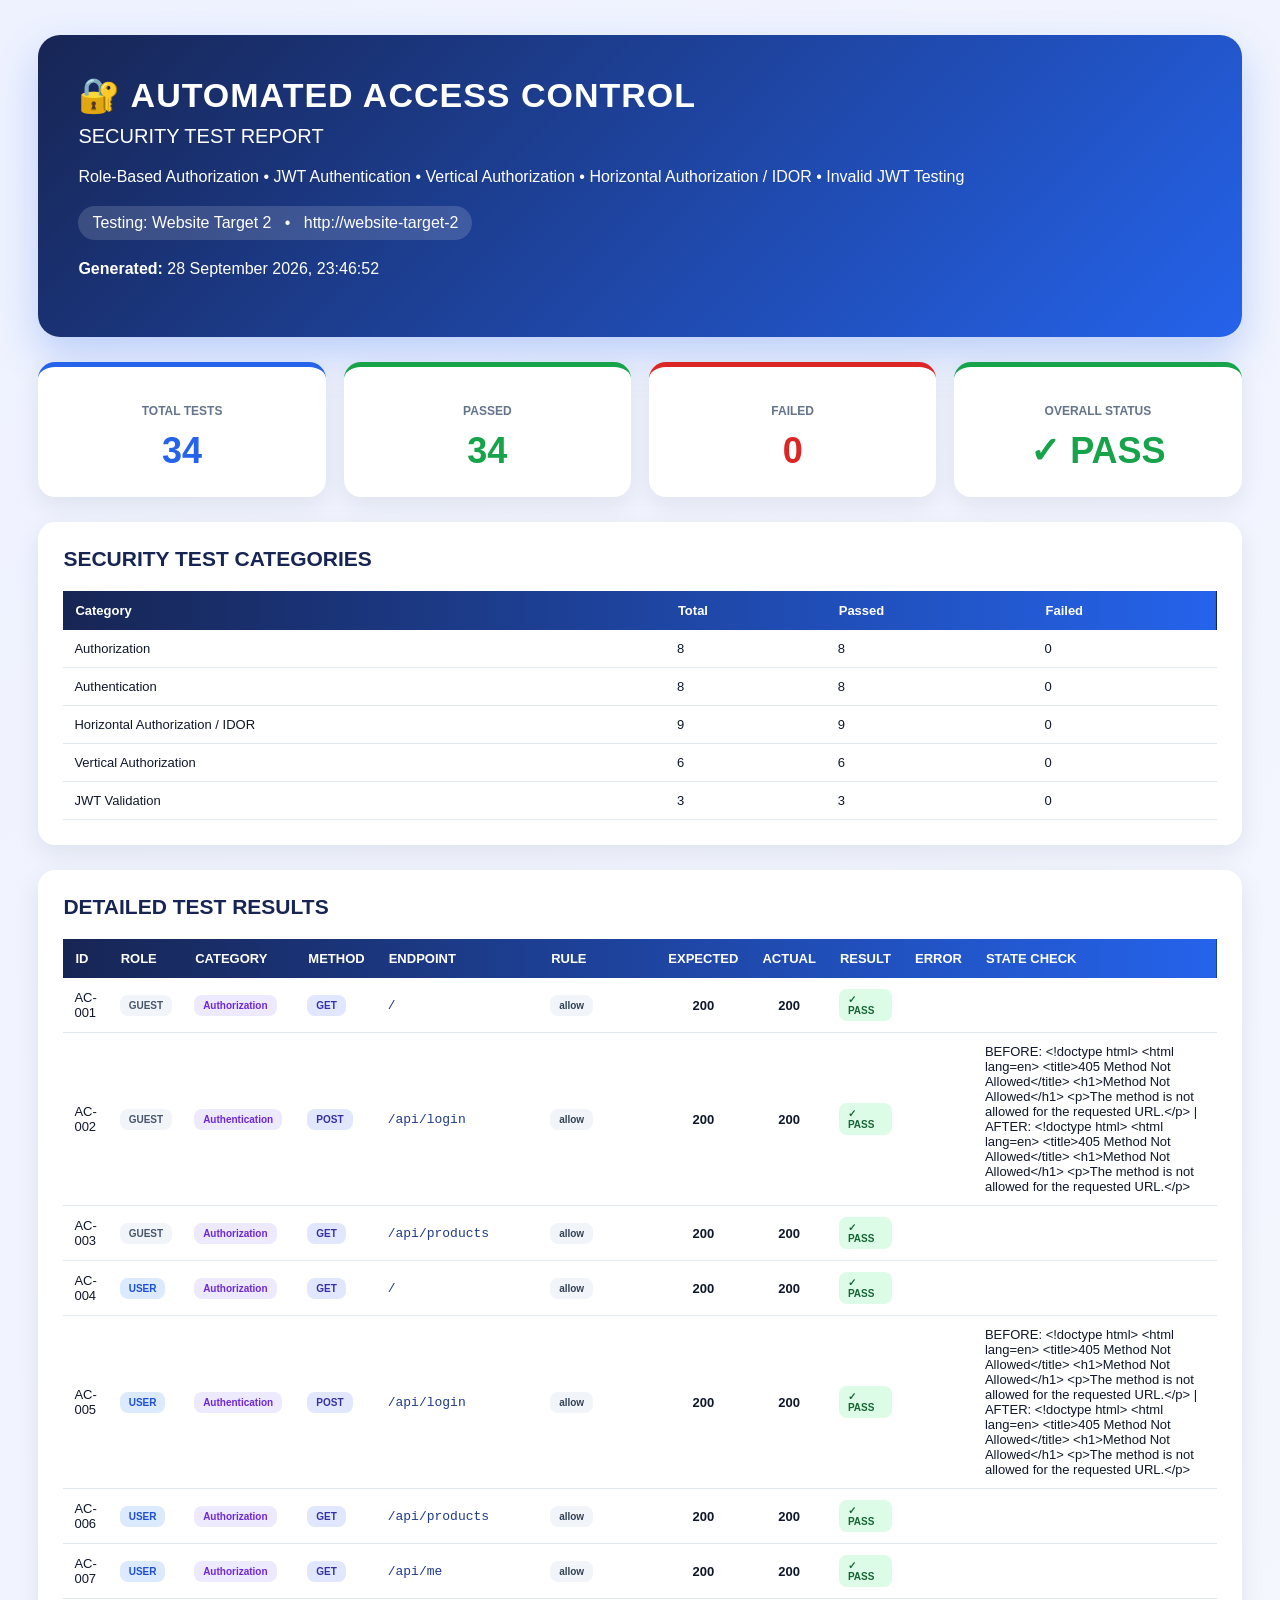
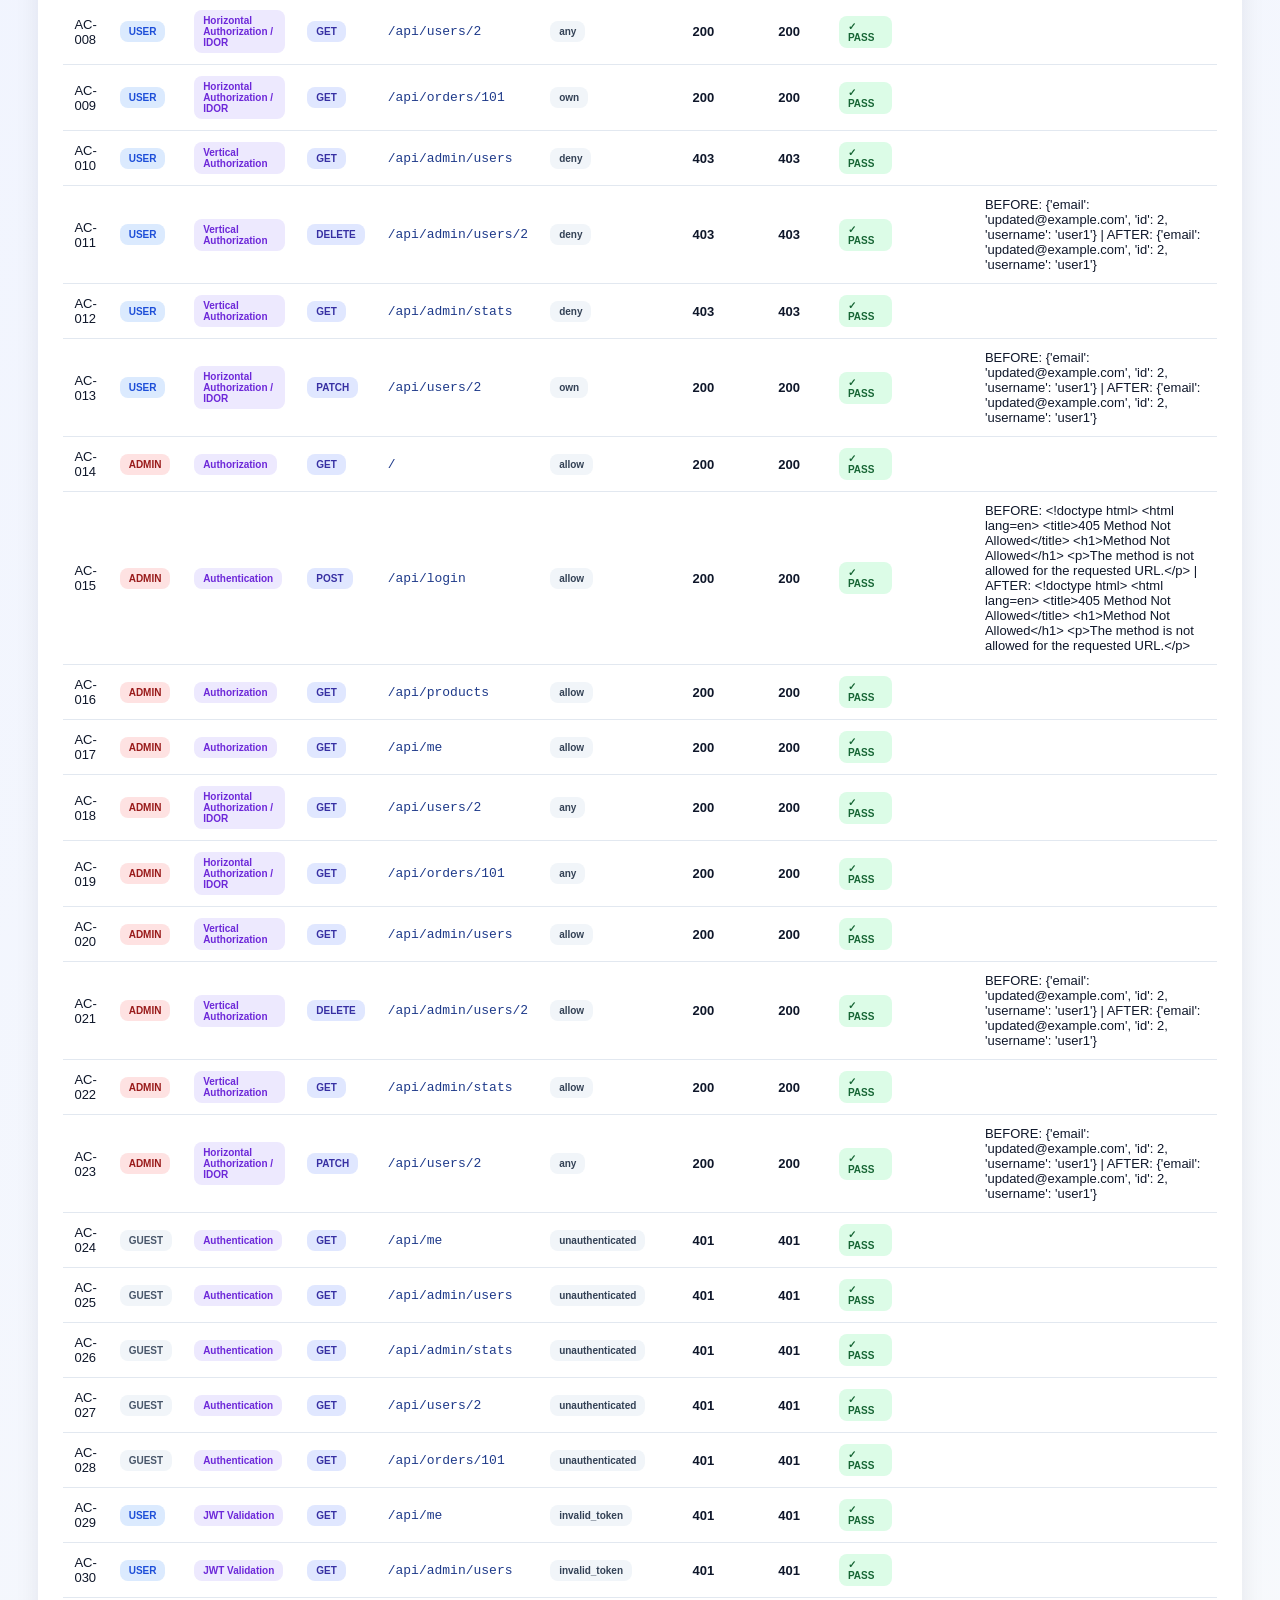
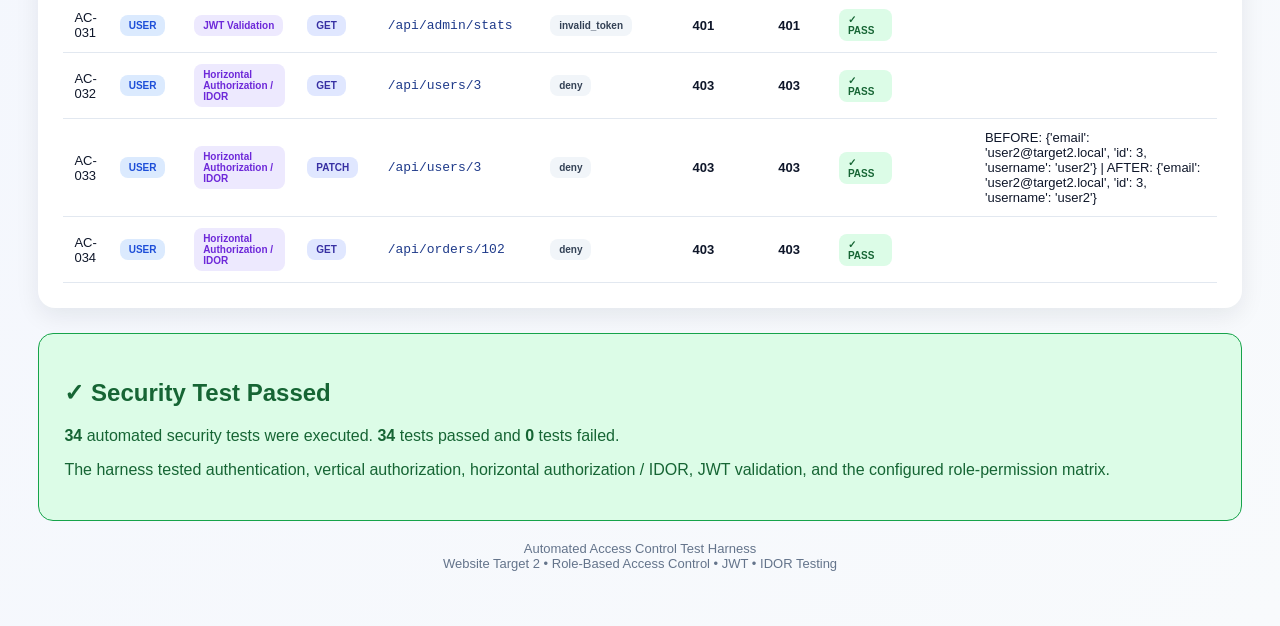
<file: reports/website-target-2_access_control_report.html>
<!DOCTYPE html>

<html lang="en">

<head>

<meta charset="UTF-8">

<meta name="viewport"
      content="width=device-width, initial-scale=1.0">

<title>
Access Control Security Report
</title>

<style>

* {
    box-sizing: border-box;
}

body {

    margin: 0;

    font-family:
        Arial,
        Helvetica,
        sans-serif;

    background:
        linear-gradient(
            135deg,
            #eef2ff,
            #f8fafc
        );

    color: #0F172A;
}

.container {

    width: 94%;

    max-width: 1500px;

    margin: 35px auto;
}

.header {

    background:
        linear-gradient(
            135deg,
            #172554,
            #2563EB
        );

    color: white;

    padding: 40px;

    border-radius: 22px;

    box-shadow:
        0 18px 40px
        rgba(37, 99, 235, 0.25);

    margin-bottom: 25px;
}

.header h1 {

    margin: 0;

    font-size: 34px;

    letter-spacing: 1px;
}

.header h2 {

    margin: 10px 0;

    font-size: 20px;

    font-weight: normal;
}

.header p {

    line-height: 1.6;
}

.target-badge {

    display: inline-block;

    padding: 8px 14px;

    background:
        rgba(255,255,255,0.15);

    border-radius: 20px;
}

.summary {

    display: grid;

    grid-template-columns:
        repeat(4, 1fr);

    gap: 18px;

    margin-bottom: 25px;
}

.card {

    background: white;

    padding: 25px;

    border-radius: 17px;

    box-shadow:
        0 8px 25px
        rgba(15, 23, 42, 0.08);

    text-align: center;

    border-top: 5px solid #2563EB;
}

.card.passed {
    border-top-color: #16A34A;
}

.card.failed {
    border-top-color: #DC2626;
}

.card.overall {
    border-top-color:
        #16A34A;
}

.card h3 {

    font-size: 12px;

    color: #64748B;
}

.number {

    font-size: 36px;

    font-weight: bold;
}

.blue {
    color: #2563EB;
}

.green {
    color: #16A34A;
}

.red {
    color: #DC2626;
}

.section {

    background: white;

    border-radius: 17px;

    padding: 25px;

    margin-bottom: 25px;

    box-shadow:
        0 8px 25px
        rgba(15, 23, 42, 0.08);
}

.section-title {

    font-size: 21px;

    font-weight: bold;

    color: #172554;

    margin-bottom: 20px;
}

table {

    width: 100%;

    border-collapse: collapse;

    font-size: 13px;
}

thead {

    background:
        linear-gradient(
            90deg,
            #172554,
            #2563EB
        );

    color: white;
}

th {

    padding: 12px;

    text-align: left;
}

td {

    padding: 11px;

    border-bottom:
        1px solid #e2e8f0;
}

tbody tr:hover {

    background: #EFF6FF;
}

.endpoint {

    font-family:
        "Courier New",
        monospace;

    color: #1e3a8a;
}

.code {

    text-align: center;

    font-weight: bold;
}

.role,
.category,
.method,
.rule,
.result {

    display: inline-block;

    padding: 5px 9px;

    border-radius: 8px;

    font-size: 10px;

    font-weight: bold;
}

.role.admin {

    background: #fee2e2;

    color: #991b1b;
}

.role.user {

    background: #dbeafe;

    color: #1d4ed8;
}

.role.guest {

    background: #f1f5f9;

    color: #475569;
}

.category {

    background: #ede9fe;

    color: #6d28d9;
}

.method {

    background: #e0e7ff;

    color: #3730a3;
}

.rule {

    background: #f1f5f9;

    color: #334155;
}

.result.pass {

    background: #DCFCE7;

    color: #166534;
}

.result.fail {

    background: #FEE2E2;

    color: #991b1b;
}

.conclusion {

    padding: 25px;

    border-radius: 15px;

    background:
        #DCFCE7;

    border:
        1px solid
        #16A34A;

    color:
        #166534;
}

.footer {

    text-align: center;

    color: #64748B;

    font-size: 13px;

    padding: 20px;
}

@media (max-width: 1000px) {

    .summary {

        grid-template-columns:
            repeat(2, 1fr);
    }

}

@media (max-width: 600px) {

    .summary {

        grid-template-columns:
            1fr;
    }

}

</style>

</head>

<body>

<div class="container">

<div class="header">

<h1>
🔐 AUTOMATED ACCESS CONTROL
</h1>

<h2>
SECURITY TEST REPORT
</h2>

<p>
Role-Based Authorization
• JWT Authentication
• Vertical Authorization
• Horizontal Authorization / IDOR
• Invalid JWT Testing
</p>

<div class="target-badge">

Testing:
Website Target 2

&nbsp; • &nbsp;

http://website-target-2

</div>

<p>
<strong>Generated:</strong>
28 September 2026, 23:46:52
</p>

</div>


<div class="summary">

<div class="card">

<h3>TOTAL TESTS</h3>

<div class="number blue">
34
</div>

</div>

<div class="card passed">

<h3>PASSED</h3>

<div class="number green">
34
</div>

</div>

<div class="card failed">

<h3>FAILED</h3>

<div class="number red">
0
</div>

</div>

<div class="card overall">

<h3>OVERALL STATUS</h3>

<div class="number
green">

✓ PASS

</div>

</div>

</div>


<div class="section">

<div class="section-title">
SECURITY TEST CATEGORIES
</div>

<table>

<thead>

<tr>

<th>Category</th>
<th>Total</th>
<th>Passed</th>
<th>Failed</th>

</tr>

</thead>

<tbody>


        <tr>
            <td>Authorization</td>
            <td>8</td>
            <td>8</td>
            <td>0</td>
        </tr>
        
        <tr>
            <td>Authentication</td>
            <td>8</td>
            <td>8</td>
            <td>0</td>
        </tr>
        
        <tr>
            <td>Horizontal Authorization / IDOR</td>
            <td>9</td>
            <td>9</td>
            <td>0</td>
        </tr>
        
        <tr>
            <td>Vertical Authorization</td>
            <td>6</td>
            <td>6</td>
            <td>0</td>
        </tr>
        
        <tr>
            <td>JWT Validation</td>
            <td>3</td>
            <td>3</td>
            <td>0</td>
        </tr>
        

</tbody>

</table>

</div>


<div class="section">

<div class="section-title">
DETAILED TEST RESULTS
</div>

<div style="overflow-x:auto">

<table>

<thead>

<tr>

<th>ID</th>
<th>ROLE</th>
<th>CATEGORY</th>
<th>METHOD</th>
<th>ENDPOINT</th>
<th>RULE</th>
<th>EXPECTED</th>
<th>ACTUAL</th>
<th>RESULT</th>
<th>ERROR</th>
            <th>STATE CHECK</th>

</tr>

</thead>

<tbody>


        <tr>

            <td>
                AC-001
            </td>

            <td>
                <span class="role guest">
                    GUEST
                </span>
            </td>

            <td>
                <span class="category">
                    Authorization
                </span>
            </td>

            <td>
                <span class="method">
                    GET
                </span>
            </td>

            <td class="endpoint">
                /
            </td>

            <td>
                <span class="rule">
                    allow
                </span>
            </td>

            <td class="code">
                200
            </td>

            <td class="code">
                200
            </td>

            <td>
                <span class="result pass">
                    ✓ PASS
                </span>
            </td>

            <td>
                
            </td>

            <td>
                
            </td>

        </tr>
        
        <tr>

            <td>
                AC-002
            </td>

            <td>
                <span class="role guest">
                    GUEST
                </span>
            </td>

            <td>
                <span class="category">
                    Authentication
                </span>
            </td>

            <td>
                <span class="method">
                    POST
                </span>
            </td>

            <td class="endpoint">
                /api/login
            </td>

            <td>
                <span class="rule">
                    allow
                </span>
            </td>

            <td class="code">
                200
            </td>

            <td class="code">
                200
            </td>

            <td>
                <span class="result pass">
                    ✓ PASS
                </span>
            </td>

            <td>
                
            </td>

            <td>
                BEFORE: &lt;!doctype html&gt;
&lt;html lang=en&gt;
&lt;title&gt;405 Method Not Allowed&lt;/title&gt;
&lt;h1&gt;Method Not Allowed&lt;/h1&gt;
&lt;p&gt;The method is not allowed for the requested URL.&lt;/p&gt;
 | AFTER: &lt;!doctype html&gt;
&lt;html lang=en&gt;
&lt;title&gt;405 Method Not Allowed&lt;/title&gt;
&lt;h1&gt;Method Not Allowed&lt;/h1&gt;
&lt;p&gt;The method is not allowed for the requested URL.&lt;/p&gt;

            </td>

        </tr>
        
        <tr>

            <td>
                AC-003
            </td>

            <td>
                <span class="role guest">
                    GUEST
                </span>
            </td>

            <td>
                <span class="category">
                    Authorization
                </span>
            </td>

            <td>
                <span class="method">
                    GET
                </span>
            </td>

            <td class="endpoint">
                /api/products
            </td>

            <td>
                <span class="rule">
                    allow
                </span>
            </td>

            <td class="code">
                200
            </td>

            <td class="code">
                200
            </td>

            <td>
                <span class="result pass">
                    ✓ PASS
                </span>
            </td>

            <td>
                
            </td>

            <td>
                
            </td>

        </tr>
        
        <tr>

            <td>
                AC-004
            </td>

            <td>
                <span class="role user">
                    USER
                </span>
            </td>

            <td>
                <span class="category">
                    Authorization
                </span>
            </td>

            <td>
                <span class="method">
                    GET
                </span>
            </td>

            <td class="endpoint">
                /
            </td>

            <td>
                <span class="rule">
                    allow
                </span>
            </td>

            <td class="code">
                200
            </td>

            <td class="code">
                200
            </td>

            <td>
                <span class="result pass">
                    ✓ PASS
                </span>
            </td>

            <td>
                
            </td>

            <td>
                
            </td>

        </tr>
        
        <tr>

            <td>
                AC-005
            </td>

            <td>
                <span class="role user">
                    USER
                </span>
            </td>

            <td>
                <span class="category">
                    Authentication
                </span>
            </td>

            <td>
                <span class="method">
                    POST
                </span>
            </td>

            <td class="endpoint">
                /api/login
            </td>

            <td>
                <span class="rule">
                    allow
                </span>
            </td>

            <td class="code">
                200
            </td>

            <td class="code">
                200
            </td>

            <td>
                <span class="result pass">
                    ✓ PASS
                </span>
            </td>

            <td>
                
            </td>

            <td>
                BEFORE: &lt;!doctype html&gt;
&lt;html lang=en&gt;
&lt;title&gt;405 Method Not Allowed&lt;/title&gt;
&lt;h1&gt;Method Not Allowed&lt;/h1&gt;
&lt;p&gt;The method is not allowed for the requested URL.&lt;/p&gt;
 | AFTER: &lt;!doctype html&gt;
&lt;html lang=en&gt;
&lt;title&gt;405 Method Not Allowed&lt;/title&gt;
&lt;h1&gt;Method Not Allowed&lt;/h1&gt;
&lt;p&gt;The method is not allowed for the requested URL.&lt;/p&gt;

            </td>

        </tr>
        
        <tr>

            <td>
                AC-006
            </td>

            <td>
                <span class="role user">
                    USER
                </span>
            </td>

            <td>
                <span class="category">
                    Authorization
                </span>
            </td>

            <td>
                <span class="method">
                    GET
                </span>
            </td>

            <td class="endpoint">
                /api/products
            </td>

            <td>
                <span class="rule">
                    allow
                </span>
            </td>

            <td class="code">
                200
            </td>

            <td class="code">
                200
            </td>

            <td>
                <span class="result pass">
                    ✓ PASS
                </span>
            </td>

            <td>
                
            </td>

            <td>
                
            </td>

        </tr>
        
        <tr>

            <td>
                AC-007
            </td>

            <td>
                <span class="role user">
                    USER
                </span>
            </td>

            <td>
                <span class="category">
                    Authorization
                </span>
            </td>

            <td>
                <span class="method">
                    GET
                </span>
            </td>

            <td class="endpoint">
                /api/me
            </td>

            <td>
                <span class="rule">
                    allow
                </span>
            </td>

            <td class="code">
                200
            </td>

            <td class="code">
                200
            </td>

            <td>
                <span class="result pass">
                    ✓ PASS
                </span>
            </td>

            <td>
                
            </td>

            <td>
                
            </td>

        </tr>
        
        <tr>

            <td>
                AC-008
            </td>

            <td>
                <span class="role user">
                    USER
                </span>
            </td>

            <td>
                <span class="category">
                    Horizontal Authorization / IDOR
                </span>
            </td>

            <td>
                <span class="method">
                    GET
                </span>
            </td>

            <td class="endpoint">
                /api/users/2
            </td>

            <td>
                <span class="rule">
                    any
                </span>
            </td>

            <td class="code">
                200
            </td>

            <td class="code">
                200
            </td>

            <td>
                <span class="result pass">
                    ✓ PASS
                </span>
            </td>

            <td>
                
            </td>

            <td>
                
            </td>

        </tr>
        
        <tr>

            <td>
                AC-009
            </td>

            <td>
                <span class="role user">
                    USER
                </span>
            </td>

            <td>
                <span class="category">
                    Horizontal Authorization / IDOR
                </span>
            </td>

            <td>
                <span class="method">
                    GET
                </span>
            </td>

            <td class="endpoint">
                /api/orders/101
            </td>

            <td>
                <span class="rule">
                    own
                </span>
            </td>

            <td class="code">
                200
            </td>

            <td class="code">
                200
            </td>

            <td>
                <span class="result pass">
                    ✓ PASS
                </span>
            </td>

            <td>
                
            </td>

            <td>
                
            </td>

        </tr>
        
        <tr>

            <td>
                AC-010
            </td>

            <td>
                <span class="role user">
                    USER
                </span>
            </td>

            <td>
                <span class="category">
                    Vertical Authorization
                </span>
            </td>

            <td>
                <span class="method">
                    GET
                </span>
            </td>

            <td class="endpoint">
                /api/admin/users
            </td>

            <td>
                <span class="rule">
                    deny
                </span>
            </td>

            <td class="code">
                403
            </td>

            <td class="code">
                403
            </td>

            <td>
                <span class="result pass">
                    ✓ PASS
                </span>
            </td>

            <td>
                
            </td>

            <td>
                
            </td>

        </tr>
        
        <tr>

            <td>
                AC-011
            </td>

            <td>
                <span class="role user">
                    USER
                </span>
            </td>

            <td>
                <span class="category">
                    Vertical Authorization
                </span>
            </td>

            <td>
                <span class="method">
                    DELETE
                </span>
            </td>

            <td class="endpoint">
                /api/admin/users/2
            </td>

            <td>
                <span class="rule">
                    deny
                </span>
            </td>

            <td class="code">
                403
            </td>

            <td class="code">
                403
            </td>

            <td>
                <span class="result pass">
                    ✓ PASS
                </span>
            </td>

            <td>
                
            </td>

            <td>
                BEFORE: {&#x27;email&#x27;: &#x27;updated@example.com&#x27;, &#x27;id&#x27;: 2, &#x27;username&#x27;: &#x27;user1&#x27;} | AFTER: {&#x27;email&#x27;: &#x27;updated@example.com&#x27;, &#x27;id&#x27;: 2, &#x27;username&#x27;: &#x27;user1&#x27;}
            </td>

        </tr>
        
        <tr>

            <td>
                AC-012
            </td>

            <td>
                <span class="role user">
                    USER
                </span>
            </td>

            <td>
                <span class="category">
                    Vertical Authorization
                </span>
            </td>

            <td>
                <span class="method">
                    GET
                </span>
            </td>

            <td class="endpoint">
                /api/admin/stats
            </td>

            <td>
                <span class="rule">
                    deny
                </span>
            </td>

            <td class="code">
                403
            </td>

            <td class="code">
                403
            </td>

            <td>
                <span class="result pass">
                    ✓ PASS
                </span>
            </td>

            <td>
                
            </td>

            <td>
                
            </td>

        </tr>
        
        <tr>

            <td>
                AC-013
            </td>

            <td>
                <span class="role user">
                    USER
                </span>
            </td>

            <td>
                <span class="category">
                    Horizontal Authorization / IDOR
                </span>
            </td>

            <td>
                <span class="method">
                    PATCH
                </span>
            </td>

            <td class="endpoint">
                /api/users/2
            </td>

            <td>
                <span class="rule">
                    own
                </span>
            </td>

            <td class="code">
                200
            </td>

            <td class="code">
                200
            </td>

            <td>
                <span class="result pass">
                    ✓ PASS
                </span>
            </td>

            <td>
                
            </td>

            <td>
                BEFORE: {&#x27;email&#x27;: &#x27;updated@example.com&#x27;, &#x27;id&#x27;: 2, &#x27;username&#x27;: &#x27;user1&#x27;} | AFTER: {&#x27;email&#x27;: &#x27;updated@example.com&#x27;, &#x27;id&#x27;: 2, &#x27;username&#x27;: &#x27;user1&#x27;}
            </td>

        </tr>
        
        <tr>

            <td>
                AC-014
            </td>

            <td>
                <span class="role admin">
                    ADMIN
                </span>
            </td>

            <td>
                <span class="category">
                    Authorization
                </span>
            </td>

            <td>
                <span class="method">
                    GET
                </span>
            </td>

            <td class="endpoint">
                /
            </td>

            <td>
                <span class="rule">
                    allow
                </span>
            </td>

            <td class="code">
                200
            </td>

            <td class="code">
                200
            </td>

            <td>
                <span class="result pass">
                    ✓ PASS
                </span>
            </td>

            <td>
                
            </td>

            <td>
                
            </td>

        </tr>
        
        <tr>

            <td>
                AC-015
            </td>

            <td>
                <span class="role admin">
                    ADMIN
                </span>
            </td>

            <td>
                <span class="category">
                    Authentication
                </span>
            </td>

            <td>
                <span class="method">
                    POST
                </span>
            </td>

            <td class="endpoint">
                /api/login
            </td>

            <td>
                <span class="rule">
                    allow
                </span>
            </td>

            <td class="code">
                200
            </td>

            <td class="code">
                200
            </td>

            <td>
                <span class="result pass">
                    ✓ PASS
                </span>
            </td>

            <td>
                
            </td>

            <td>
                BEFORE: &lt;!doctype html&gt;
&lt;html lang=en&gt;
&lt;title&gt;405 Method Not Allowed&lt;/title&gt;
&lt;h1&gt;Method Not Allowed&lt;/h1&gt;
&lt;p&gt;The method is not allowed for the requested URL.&lt;/p&gt;
 | AFTER: &lt;!doctype html&gt;
&lt;html lang=en&gt;
&lt;title&gt;405 Method Not Allowed&lt;/title&gt;
&lt;h1&gt;Method Not Allowed&lt;/h1&gt;
&lt;p&gt;The method is not allowed for the requested URL.&lt;/p&gt;

            </td>

        </tr>
        
        <tr>

            <td>
                AC-016
            </td>

            <td>
                <span class="role admin">
                    ADMIN
                </span>
            </td>

            <td>
                <span class="category">
                    Authorization
                </span>
            </td>

            <td>
                <span class="method">
                    GET
                </span>
            </td>

            <td class="endpoint">
                /api/products
            </td>

            <td>
                <span class="rule">
                    allow
                </span>
            </td>

            <td class="code">
                200
            </td>

            <td class="code">
                200
            </td>

            <td>
                <span class="result pass">
                    ✓ PASS
                </span>
            </td>

            <td>
                
            </td>

            <td>
                
            </td>

        </tr>
        
        <tr>

            <td>
                AC-017
            </td>

            <td>
                <span class="role admin">
                    ADMIN
                </span>
            </td>

            <td>
                <span class="category">
                    Authorization
                </span>
            </td>

            <td>
                <span class="method">
                    GET
                </span>
            </td>

            <td class="endpoint">
                /api/me
            </td>

            <td>
                <span class="rule">
                    allow
                </span>
            </td>

            <td class="code">
                200
            </td>

            <td class="code">
                200
            </td>

            <td>
                <span class="result pass">
                    ✓ PASS
                </span>
            </td>

            <td>
                
            </td>

            <td>
                
            </td>

        </tr>
        
        <tr>

            <td>
                AC-018
            </td>

            <td>
                <span class="role admin">
                    ADMIN
                </span>
            </td>

            <td>
                <span class="category">
                    Horizontal Authorization / IDOR
                </span>
            </td>

            <td>
                <span class="method">
                    GET
                </span>
            </td>

            <td class="endpoint">
                /api/users/2
            </td>

            <td>
                <span class="rule">
                    any
                </span>
            </td>

            <td class="code">
                200
            </td>

            <td class="code">
                200
            </td>

            <td>
                <span class="result pass">
                    ✓ PASS
                </span>
            </td>

            <td>
                
            </td>

            <td>
                
            </td>

        </tr>
        
        <tr>

            <td>
                AC-019
            </td>

            <td>
                <span class="role admin">
                    ADMIN
                </span>
            </td>

            <td>
                <span class="category">
                    Horizontal Authorization / IDOR
                </span>
            </td>

            <td>
                <span class="method">
                    GET
                </span>
            </td>

            <td class="endpoint">
                /api/orders/101
            </td>

            <td>
                <span class="rule">
                    any
                </span>
            </td>

            <td class="code">
                200
            </td>

            <td class="code">
                200
            </td>

            <td>
                <span class="result pass">
                    ✓ PASS
                </span>
            </td>

            <td>
                
            </td>

            <td>
                
            </td>

        </tr>
        
        <tr>

            <td>
                AC-020
            </td>

            <td>
                <span class="role admin">
                    ADMIN
                </span>
            </td>

            <td>
                <span class="category">
                    Vertical Authorization
                </span>
            </td>

            <td>
                <span class="method">
                    GET
                </span>
            </td>

            <td class="endpoint">
                /api/admin/users
            </td>

            <td>
                <span class="rule">
                    allow
                </span>
            </td>

            <td class="code">
                200
            </td>

            <td class="code">
                200
            </td>

            <td>
                <span class="result pass">
                    ✓ PASS
                </span>
            </td>

            <td>
                
            </td>

            <td>
                
            </td>

        </tr>
        
        <tr>

            <td>
                AC-021
            </td>

            <td>
                <span class="role admin">
                    ADMIN
                </span>
            </td>

            <td>
                <span class="category">
                    Vertical Authorization
                </span>
            </td>

            <td>
                <span class="method">
                    DELETE
                </span>
            </td>

            <td class="endpoint">
                /api/admin/users/2
            </td>

            <td>
                <span class="rule">
                    allow
                </span>
            </td>

            <td class="code">
                200
            </td>

            <td class="code">
                200
            </td>

            <td>
                <span class="result pass">
                    ✓ PASS
                </span>
            </td>

            <td>
                
            </td>

            <td>
                BEFORE: {&#x27;email&#x27;: &#x27;updated@example.com&#x27;, &#x27;id&#x27;: 2, &#x27;username&#x27;: &#x27;user1&#x27;} | AFTER: {&#x27;email&#x27;: &#x27;updated@example.com&#x27;, &#x27;id&#x27;: 2, &#x27;username&#x27;: &#x27;user1&#x27;}
            </td>

        </tr>
        
        <tr>

            <td>
                AC-022
            </td>

            <td>
                <span class="role admin">
                    ADMIN
                </span>
            </td>

            <td>
                <span class="category">
                    Vertical Authorization
                </span>
            </td>

            <td>
                <span class="method">
                    GET
                </span>
            </td>

            <td class="endpoint">
                /api/admin/stats
            </td>

            <td>
                <span class="rule">
                    allow
                </span>
            </td>

            <td class="code">
                200
            </td>

            <td class="code">
                200
            </td>

            <td>
                <span class="result pass">
                    ✓ PASS
                </span>
            </td>

            <td>
                
            </td>

            <td>
                
            </td>

        </tr>
        
        <tr>

            <td>
                AC-023
            </td>

            <td>
                <span class="role admin">
                    ADMIN
                </span>
            </td>

            <td>
                <span class="category">
                    Horizontal Authorization / IDOR
                </span>
            </td>

            <td>
                <span class="method">
                    PATCH
                </span>
            </td>

            <td class="endpoint">
                /api/users/2
            </td>

            <td>
                <span class="rule">
                    any
                </span>
            </td>

            <td class="code">
                200
            </td>

            <td class="code">
                200
            </td>

            <td>
                <span class="result pass">
                    ✓ PASS
                </span>
            </td>

            <td>
                
            </td>

            <td>
                BEFORE: {&#x27;email&#x27;: &#x27;updated@example.com&#x27;, &#x27;id&#x27;: 2, &#x27;username&#x27;: &#x27;user1&#x27;} | AFTER: {&#x27;email&#x27;: &#x27;updated@example.com&#x27;, &#x27;id&#x27;: 2, &#x27;username&#x27;: &#x27;user1&#x27;}
            </td>

        </tr>
        
        <tr>

            <td>
                AC-024
            </td>

            <td>
                <span class="role guest">
                    GUEST
                </span>
            </td>

            <td>
                <span class="category">
                    Authentication
                </span>
            </td>

            <td>
                <span class="method">
                    GET
                </span>
            </td>

            <td class="endpoint">
                /api/me
            </td>

            <td>
                <span class="rule">
                    unauthenticated
                </span>
            </td>

            <td class="code">
                401
            </td>

            <td class="code">
                401
            </td>

            <td>
                <span class="result pass">
                    ✓ PASS
                </span>
            </td>

            <td>
                
            </td>

            <td>
                
            </td>

        </tr>
        
        <tr>

            <td>
                AC-025
            </td>

            <td>
                <span class="role guest">
                    GUEST
                </span>
            </td>

            <td>
                <span class="category">
                    Authentication
                </span>
            </td>

            <td>
                <span class="method">
                    GET
                </span>
            </td>

            <td class="endpoint">
                /api/admin/users
            </td>

            <td>
                <span class="rule">
                    unauthenticated
                </span>
            </td>

            <td class="code">
                401
            </td>

            <td class="code">
                401
            </td>

            <td>
                <span class="result pass">
                    ✓ PASS
                </span>
            </td>

            <td>
                
            </td>

            <td>
                
            </td>

        </tr>
        
        <tr>

            <td>
                AC-026
            </td>

            <td>
                <span class="role guest">
                    GUEST
                </span>
            </td>

            <td>
                <span class="category">
                    Authentication
                </span>
            </td>

            <td>
                <span class="method">
                    GET
                </span>
            </td>

            <td class="endpoint">
                /api/admin/stats
            </td>

            <td>
                <span class="rule">
                    unauthenticated
                </span>
            </td>

            <td class="code">
                401
            </td>

            <td class="code">
                401
            </td>

            <td>
                <span class="result pass">
                    ✓ PASS
                </span>
            </td>

            <td>
                
            </td>

            <td>
                
            </td>

        </tr>
        
        <tr>

            <td>
                AC-027
            </td>

            <td>
                <span class="role guest">
                    GUEST
                </span>
            </td>

            <td>
                <span class="category">
                    Authentication
                </span>
            </td>

            <td>
                <span class="method">
                    GET
                </span>
            </td>

            <td class="endpoint">
                /api/users/2
            </td>

            <td>
                <span class="rule">
                    unauthenticated
                </span>
            </td>

            <td class="code">
                401
            </td>

            <td class="code">
                401
            </td>

            <td>
                <span class="result pass">
                    ✓ PASS
                </span>
            </td>

            <td>
                
            </td>

            <td>
                
            </td>

        </tr>
        
        <tr>

            <td>
                AC-028
            </td>

            <td>
                <span class="role guest">
                    GUEST
                </span>
            </td>

            <td>
                <span class="category">
                    Authentication
                </span>
            </td>

            <td>
                <span class="method">
                    GET
                </span>
            </td>

            <td class="endpoint">
                /api/orders/101
            </td>

            <td>
                <span class="rule">
                    unauthenticated
                </span>
            </td>

            <td class="code">
                401
            </td>

            <td class="code">
                401
            </td>

            <td>
                <span class="result pass">
                    ✓ PASS
                </span>
            </td>

            <td>
                
            </td>

            <td>
                
            </td>

        </tr>
        
        <tr>

            <td>
                AC-029
            </td>

            <td>
                <span class="role user">
                    USER
                </span>
            </td>

            <td>
                <span class="category">
                    JWT Validation
                </span>
            </td>

            <td>
                <span class="method">
                    GET
                </span>
            </td>

            <td class="endpoint">
                /api/me
            </td>

            <td>
                <span class="rule">
                    invalid_token
                </span>
            </td>

            <td class="code">
                401
            </td>

            <td class="code">
                401
            </td>

            <td>
                <span class="result pass">
                    ✓ PASS
                </span>
            </td>

            <td>
                
            </td>

            <td>
                
            </td>

        </tr>
        
        <tr>

            <td>
                AC-030
            </td>

            <td>
                <span class="role user">
                    USER
                </span>
            </td>

            <td>
                <span class="category">
                    JWT Validation
                </span>
            </td>

            <td>
                <span class="method">
                    GET
                </span>
            </td>

            <td class="endpoint">
                /api/admin/users
            </td>

            <td>
                <span class="rule">
                    invalid_token
                </span>
            </td>

            <td class="code">
                401
            </td>

            <td class="code">
                401
            </td>

            <td>
                <span class="result pass">
                    ✓ PASS
                </span>
            </td>

            <td>
                
            </td>

            <td>
                
            </td>

        </tr>
        
        <tr>

            <td>
                AC-031
            </td>

            <td>
                <span class="role user">
                    USER
                </span>
            </td>

            <td>
                <span class="category">
                    JWT Validation
                </span>
            </td>

            <td>
                <span class="method">
                    GET
                </span>
            </td>

            <td class="endpoint">
                /api/admin/stats
            </td>

            <td>
                <span class="rule">
                    invalid_token
                </span>
            </td>

            <td class="code">
                401
            </td>

            <td class="code">
                401
            </td>

            <td>
                <span class="result pass">
                    ✓ PASS
                </span>
            </td>

            <td>
                
            </td>

            <td>
                
            </td>

        </tr>
        
        <tr>

            <td>
                AC-032
            </td>

            <td>
                <span class="role user">
                    USER
                </span>
            </td>

            <td>
                <span class="category">
                    Horizontal Authorization / IDOR
                </span>
            </td>

            <td>
                <span class="method">
                    GET
                </span>
            </td>

            <td class="endpoint">
                /api/users/3
            </td>

            <td>
                <span class="rule">
                    deny
                </span>
            </td>

            <td class="code">
                403
            </td>

            <td class="code">
                403
            </td>

            <td>
                <span class="result pass">
                    ✓ PASS
                </span>
            </td>

            <td>
                
            </td>

            <td>
                
            </td>

        </tr>
        
        <tr>

            <td>
                AC-033
            </td>

            <td>
                <span class="role user">
                    USER
                </span>
            </td>

            <td>
                <span class="category">
                    Horizontal Authorization / IDOR
                </span>
            </td>

            <td>
                <span class="method">
                    PATCH
                </span>
            </td>

            <td class="endpoint">
                /api/users/3
            </td>

            <td>
                <span class="rule">
                    deny
                </span>
            </td>

            <td class="code">
                403
            </td>

            <td class="code">
                403
            </td>

            <td>
                <span class="result pass">
                    ✓ PASS
                </span>
            </td>

            <td>
                
            </td>

            <td>
                BEFORE: {&#x27;email&#x27;: &#x27;user2@target2.local&#x27;, &#x27;id&#x27;: 3, &#x27;username&#x27;: &#x27;user2&#x27;} | AFTER: {&#x27;email&#x27;: &#x27;user2@target2.local&#x27;, &#x27;id&#x27;: 3, &#x27;username&#x27;: &#x27;user2&#x27;}
            </td>

        </tr>
        
        <tr>

            <td>
                AC-034
            </td>

            <td>
                <span class="role user">
                    USER
                </span>
            </td>

            <td>
                <span class="category">
                    Horizontal Authorization / IDOR
                </span>
            </td>

            <td>
                <span class="method">
                    GET
                </span>
            </td>

            <td class="endpoint">
                /api/orders/102
            </td>

            <td>
                <span class="rule">
                    deny
                </span>
            </td>

            <td class="code">
                403
            </td>

            <td class="code">
                403
            </td>

            <td>
                <span class="result pass">
                    ✓ PASS
                </span>
            </td>

            <td>
                
            </td>

            <td>
                
            </td>

        </tr>
        

</tbody>

</table>

</div>

</div>


<div class="conclusion">

<h2>

✓ Security Test Passed

</h2>

<p>

<strong>34</strong>
automated security tests were executed.

<strong>34</strong>
tests passed and

<strong>0</strong>
tests failed.

</p>

<p>

The harness tested authentication,
vertical authorization,
horizontal authorization / IDOR,
JWT validation, and the configured
role-permission matrix.

</p>

</div>


<div class="footer">

Automated Access Control Test Harness

<br>

Website Target 2
•
Role-Based Access Control
•
JWT
•
IDOR Testing

</div>

</div>

</body>

</html>
</file>
